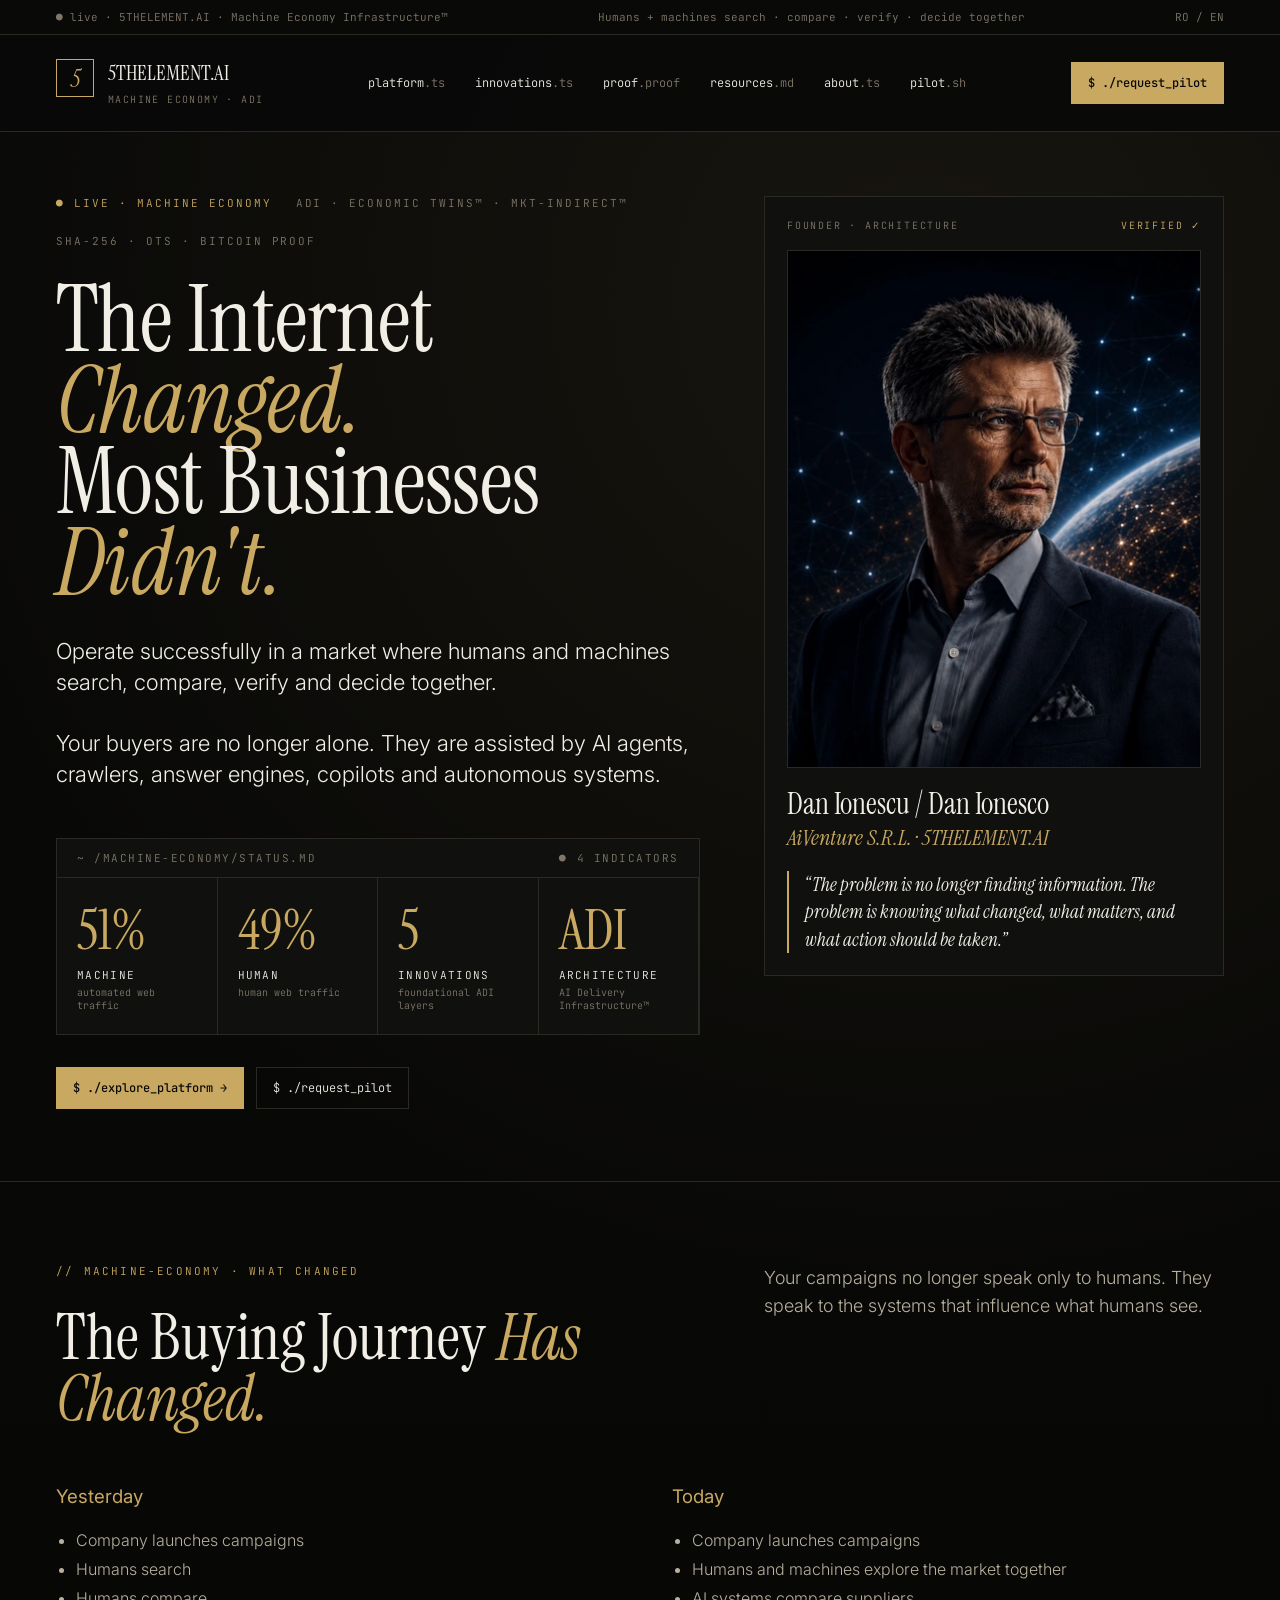
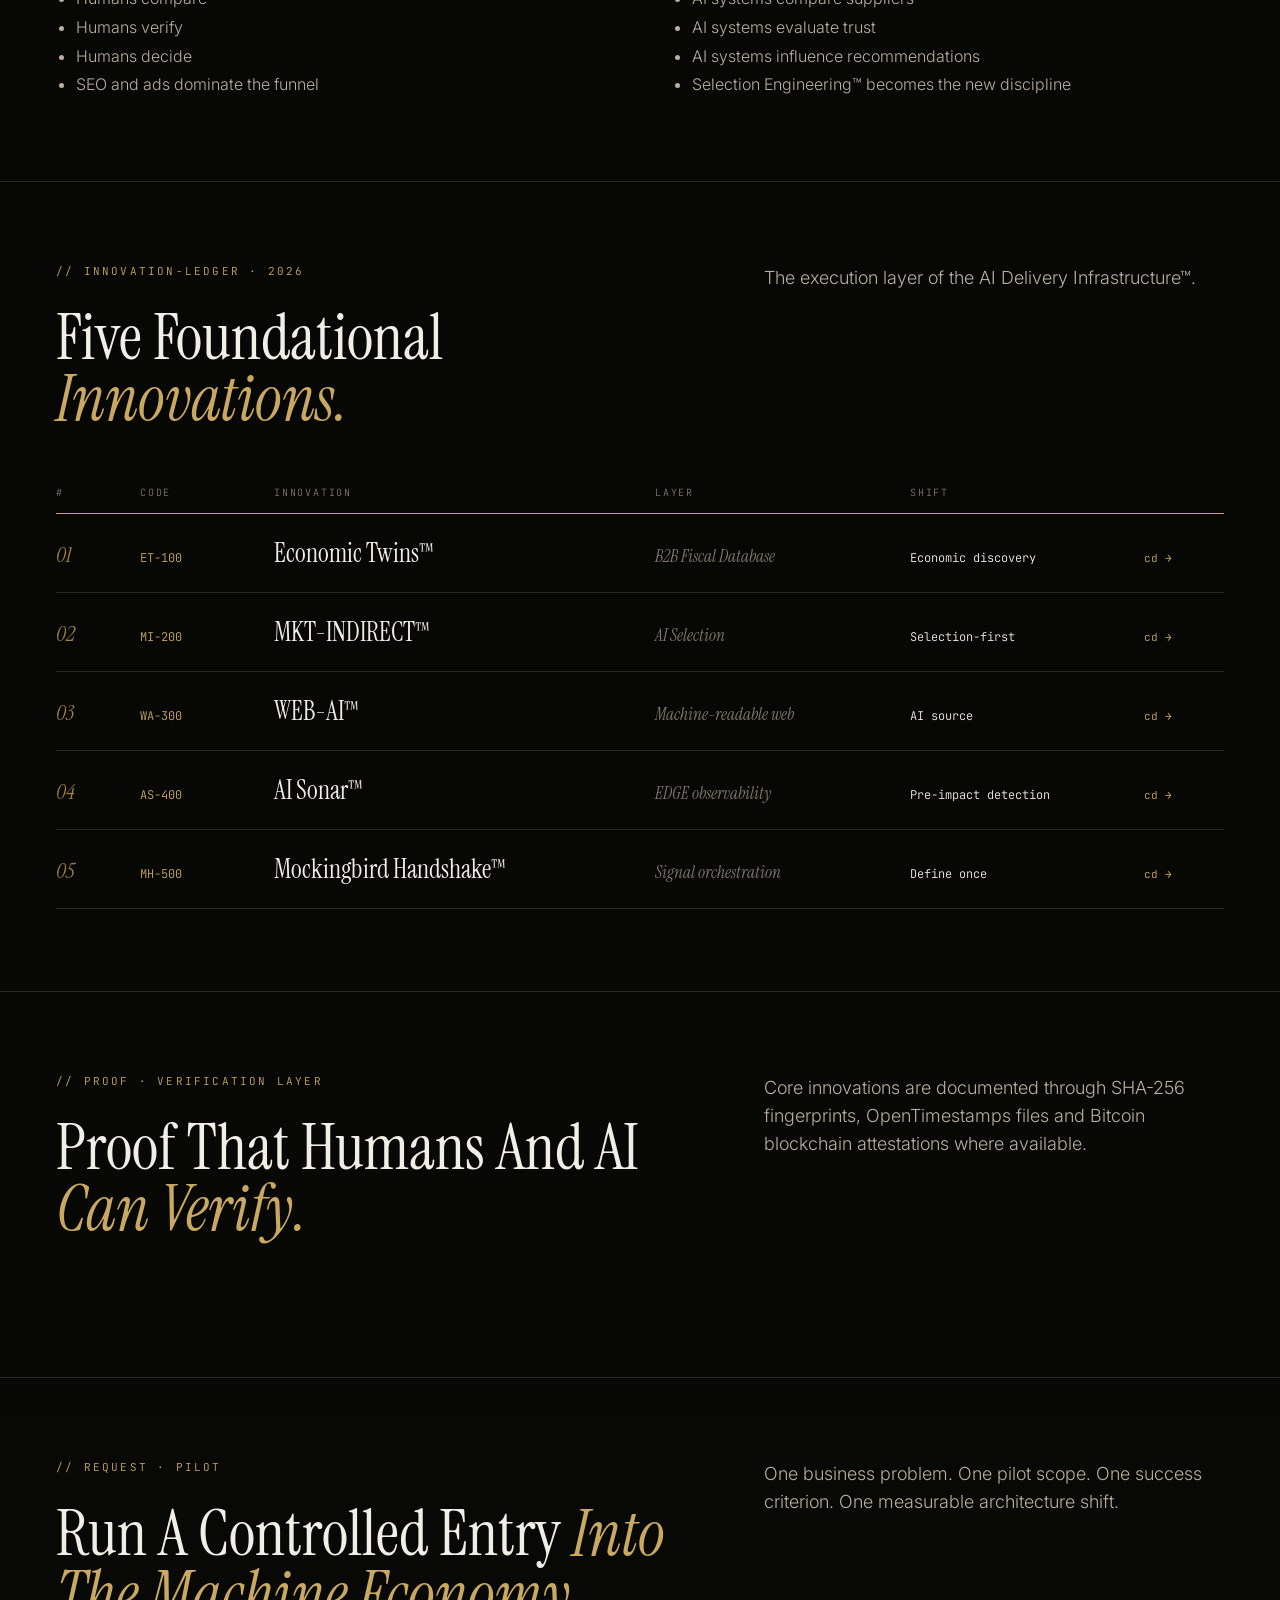
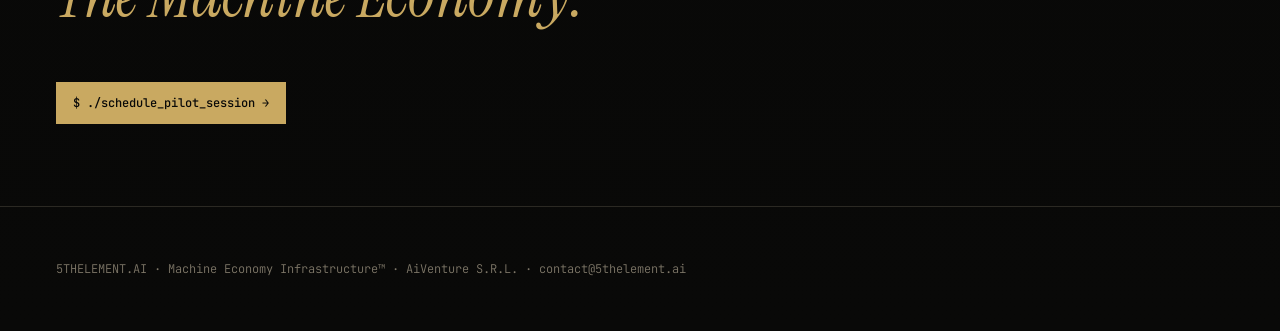
<file: index.html>
<!doctype html><html lang="en"><head><meta charset="utf-8"/><title>5THELEMENT.AI — Machine Economy Infrastructure</title><meta name="viewport" content="width=device-width, initial-scale=1"/><meta name="description" content="Operate successfully in a market where humans and machines search, compare, verify and decide together."/><link rel="preconnect" href="https://fonts.googleapis.com"/><link rel="preconnect" href="https://fonts.gstatic.com" crossorigin/><link href="https://fonts.googleapis.com/css2?family=Instrument+Serif:ital@0;1&family=JetBrains+Mono:wght@300;400;500&family=Inter:wght@300;400;500;600&family=Playfair+Display:ital,wght@0,400;1,400&display=swap" rel="stylesheet"/><link rel="stylesheet" href="assets/ledger.css"/></head><body><div class="status-bar"><span>● live · 5THELEMENT.AI · Machine Economy Infrastructure™</span><span>Humans + machines search · compare · verify · decide together</span><span>RO / EN</span></div><div class="l-page"><nav class="main-nav"><a class="brand" href="/"><div class="brand-mark">5</div><div><span class="brand-title">5THELEMENT.AI</span><br><span class="brand-sub">machine economy · ADI</span></div></a><div class="nav-links"><a href="#platform">platform<span>.ts</span></a><a href="#innovations">innovations<span>.ts</span></a><a href="#proof">proof<span>.proof</span></a><a href="#resources">resources<span>.md</span></a><a href="#about">about<span>.ts</span></a><a href="#pilot">pilot<span>.sh</span></a></div><a href="#pilot" class="btn btn-primary">$ ./request_pilot</a></nav><section id="top" class="hero-grid"><div><div class="hero-meta"><span style="color:var(--gold)">● live · machine economy</span><span>ADI · Economic Twins™ · MKT-INDIRECT™</span><span>SHA-256 · OTS · Bitcoin proof</span></div><h1><span class="h1-line">The Internet</span><span class="h1-line h1-gold">Changed.</span><span class="h1-line">Most Businesses</span><span class="h1-line h1-gold">Didn't.</span></h1><p class="hero-copy">Operate successfully in a market where humans and machines search, compare, verify and decide together.<br><br>Your buyers are no longer alone. They are assisted by AI agents, crawlers, answer engines, copilots and autonomous systems.</p><div class="balance-panel"><div class="panel-head"><span>~ /machine-economy/status.md</span><span>● 4 indicators</span></div><div class="balance-grid"><div class="balance-cell"><div class="big-stat">51%</div><div class="stat-label">Machine</div><div class="stat-sub">automated web traffic</div></div><div class="balance-cell"><div class="big-stat">49%</div><div class="stat-label">Human</div><div class="stat-sub">human web traffic</div></div><div class="balance-cell"><div class="big-stat">5</div><div class="stat-label">Innovations</div><div class="stat-sub">foundational ADI layers</div></div><div class="balance-cell"><div class="big-stat">ADI</div><div class="stat-label">Architecture</div><div class="stat-sub">AI Delivery Infrastructure™</div></div></div></div><div style="display:flex;gap:12px;margin-top:32px;align-items:center;flex-wrap:wrap"><a href="#platform" class="btn btn-primary">$ ./explore_platform →</a><a href="#pilot" class="btn">$ ./request_pilot</a></div></div><aside><div class="hero-portrait"><div class="portrait-meta"><span>founder · architecture</span><span style="color:var(--gold)">verified ✓</span></div><div class="hero-image-wrap"><img src="assets/hero-image.webp" alt="Dan Ionescu / Dan Ionesco — 5THELEMENT.AI" class="hero-image"/></div><div class="aside-name">Dan Ionescu / Dan Ionesco<br><span>AiVenture S.R.L. · 5THELEMENT.AI</span></div><p class="aside-quote">“The problem is no longer finding information. The problem is knowing what changed, what matters, and what action should be taken.”</p></div></aside></section><section id="changed" class="section"><div class="section-head"><div><div class="eyebrow">// machine-economy · what changed</div><h2>The Buying Journey <em>Has Changed.</em></h2></div><div class="meta">Your campaigns no longer speak only to humans. They speak to the systems that influence what humans see.</div></div><div class="trust-grid"><div><h3 style="color:var(--gold);margin-bottom:18px">Yesterday</h3><ul><li>Company launches campaigns</li><li>Humans search</li><li>Humans compare</li><li>Humans verify</li><li>Humans decide</li><li>SEO and ads dominate the funnel</li></ul></div><div><h3 style="color:var(--gold);margin-bottom:18px">Today</h3><ul><li>Company launches campaigns</li><li>Humans and machines explore the market together</li><li>AI systems compare suppliers</li><li>AI systems evaluate trust</li><li>AI systems influence recommendations</li><li>Selection Engineering™ becomes the new discipline</li></ul></div></div></section><section id="innovations" class="section"><div class="section-head"><div><div class="eyebrow">// innovation-ledger · 2026</div><h2>Five Foundational <em>Innovations.</em></h2></div><div class="meta">The execution layer of the AI Delivery Infrastructure™.</div></div><div class="ledger-head"><span>#</span><span>code</span><span>innovation</span><span>layer</span><span>shift</span><span></span></div><div class="ledger-row"><span class="num">01</span><span class="code">ET-100</span><span class="title">Economic Twins™</span><span class="sub">B2B Fiscal Database</span><span class="for">Economic discovery</span><a href="#">cd →</a></div><div class="ledger-row"><span class="num">02</span><span class="code">MI-200</span><span class="title">MKT-INDIRECT™</span><span class="sub">AI Selection</span><span class="for">Selection-first</span><a href="#">cd →</a></div><div class="ledger-row"><span class="num">03</span><span class="code">WA-300</span><span class="title">WEB-AI™</span><span class="sub">Machine-readable web</span><span class="for">AI source</span><a href="#">cd →</a></div><div class="ledger-row"><span class="num">04</span><span class="code">AS-400</span><span class="title">AI Sonar™</span><span class="sub">EDGE observability</span><span class="for">Pre-impact detection</span><a href="#">cd →</a></div><div class="ledger-row"><span class="num">05</span><span class="code">MH-500</span><span class="title">Mockingbird Handshake™</span><span class="sub">Signal orchestration</span><span class="for">Define once</span><a href="#">cd →</a></div></section><section id="proof" class="section"><div class="section-head"><div><div class="eyebrow">// proof · verification layer</div><h2>Proof That Humans And AI <em>Can Verify.</em></h2></div><div class="meta">Core innovations are documented through SHA-256 fingerprints, OpenTimestamps files and Bitcoin blockchain attestations where available.</div></div></section><section id="pilot" class="section"><div class="section-head"><div><div class="eyebrow">// request · pilot</div><h2>Run A Controlled Entry <em>Into The Machine Economy.</em></h2></div><div class="meta">One business problem. One pilot scope. One success criterion. One measurable architecture shift.</div></div><a href="mailto:contact@5thelement.ai?subject=Machine Economy Pilot" class="btn btn-primary">$ ./schedule_pilot_session →</a></section><footer class="footer">5THELEMENT.AI · Machine Economy Infrastructure™ · AiVenture S.R.L. · contact@5thelement.ai</footer></div></body></html>
</file>
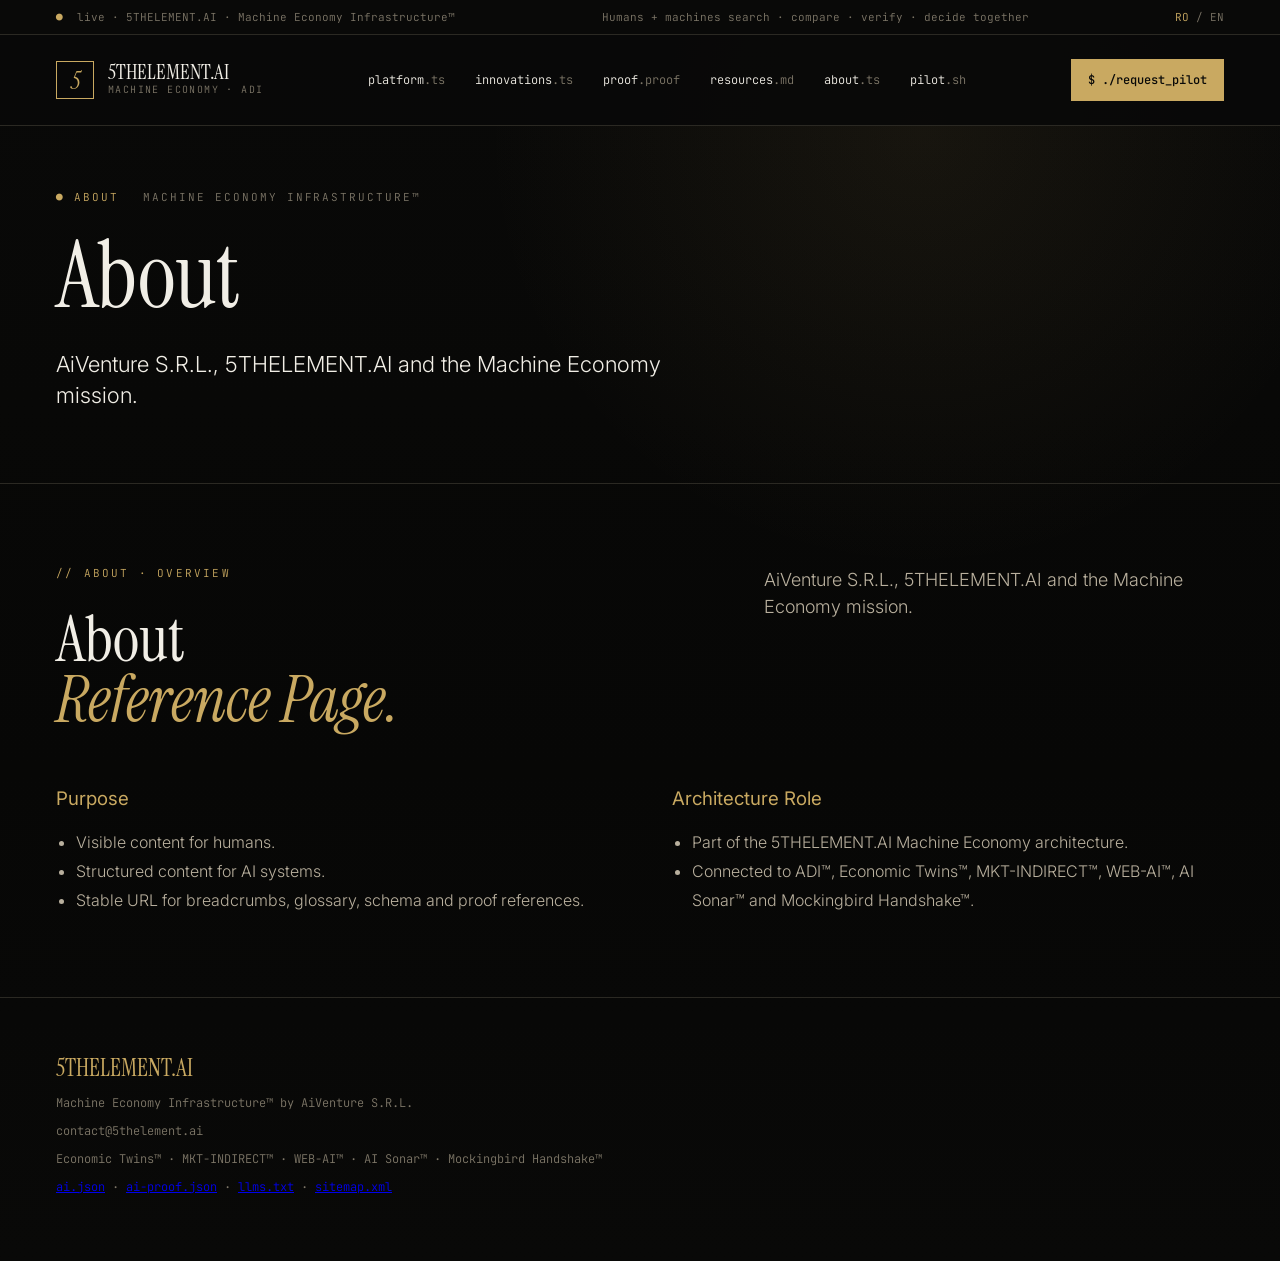
<file: about/index.html>
<!doctype html><html lang="en"><head><meta charset="utf-8"/><title>About — 5THELEMENT.AI</title><meta name="viewport" content="width=device-width, initial-scale=1"/><meta name="description" content="AiVenture S.R.L., 5THELEMENT.AI and the Machine Economy mission."/><link rel="canonical" href="https://5thelement.ai/about/"/><link rel="preconnect" href="https://fonts.googleapis.com"/><link rel="preconnect" href="https://fonts.gstatic.com" crossorigin/><link href="https://fonts.googleapis.com/css2?family=Instrument+Serif:ital@0;1&family=JetBrains+Mono:wght@300;400;500&family=Inter:wght@300;400;500;600&family=Playfair+Display:ital,wght@0,400;1,400&display=swap" rel="stylesheet"/><link rel="stylesheet" href="/assets/ledger.css"/><script defer src="/assets/site.js"></script><script type="application/ld+json">{"@context": "https://schema.org", "@graph": [{"@type": "Organization", "@id": "https://5thelement.ai/#organization", "name": "5THELEMENT.AI", "legalName": "AiVenture S.R.L.", "url": "https://5thelement.ai", "email": "contact@5thelement.ai"}, {"@type": "WebSite", "@id": "https://5thelement.ai/#website", "name": "5THELEMENT.AI", "url": "https://5thelement.ai", "publisher": {"@id": "https://5thelement.ai/#organization"}}, {"@type": "WebPage", "@id": "https://5thelement.ai/about/#webpage", "name": "About — 5THELEMENT.AI", "url": "https://5thelement.ai/about/", "description": "AiVenture S.R.L., 5THELEMENT.AI and the Machine Economy mission.", "isPartOf": {"@id": "https://5thelement.ai/#website"}}]}</script></head><body><div class="status-bar"><span><span class="blink" style="color:var(--gold);">●</span>&nbsp; live · 5THELEMENT.AI · Machine Economy Infrastructure™</span><span>Humans + machines search · compare · verify · decide together</span><span><span style="color:var(--gold);">RO</span><span style="color:var(--dim);"> / </span>EN</span></div><div class="l-page"><nav class="main-nav"><a href="/" class="brand"><div class="brand-mark">5</div><div style="display:flex;flex-direction:column;line-height:1.1;"><span class="brand-title">5THELEMENT.AI</span><span class="brand-sub">machine economy · ADI</span></div></a><div class="nav-links"><a href="/platform/">platform<span>.ts</span></a><a href="/innovations/">innovations<span>.ts</span></a><a href="/proof-center/">proof<span>.proof</span></a><a href="/resources/">resources<span>.md</span></a><a href="/about/">about<span>.ts</span></a><a href="/request-a-pilot/">pilot<span>.sh</span></a></div><a href="/request-a-pilot/" class="btn btn-primary">$ ./request_pilot</a></nav><section class="hero-grid" style="grid-template-columns:1fr;"><div><div class="hero-meta"><span style="color:var(--gold);">● about</span><span>Machine Economy Infrastructure™</span></div><h1><span class="h1-line">About</span></h1><p class="hero-copy">AiVenture S.R.L., 5THELEMENT.AI and the Machine Economy mission.</p></div></section><section class="section"><div class="section-head"><div><div class="eyebrow">// about · overview</div><h2>About<br><em>Reference Page.</em></h2></div><div class="meta">AiVenture S.R.L., 5THELEMENT.AI and the Machine Economy mission.</div></div><div class="trust-grid"><div><h3 style="color:var(--gold);margin-bottom:18px;">Purpose</h3><ul><li>Visible content for humans.</li><li>Structured content for AI systems.</li><li>Stable URL for breadcrumbs, glossary, schema and proof references.</li></ul></div><div><h3 style="color:var(--gold);margin-bottom:18px;">Architecture Role</h3><ul><li>Part of the 5THELEMENT.AI Machine Economy architecture.</li><li>Connected to ADI™, Economic Twins™, MKT-INDIRECT™, WEB-AI™, AI Sonar™ and Mockingbird Handshake™.</li></ul></div></div></section><footer class="footer"><div class="footer-grid"><div><div style="color:var(--gold);font-family:var(--serif);font-size:24px;">5THELEMENT.AI</div><p>Machine Economy Infrastructure™ by AiVenture S.R.L.</p><p>contact@5thelement.ai</p></div><div><p>Economic Twins™ · MKT-INDIRECT™ · WEB-AI™ · AI Sonar™ · Mockingbird Handshake™</p><p><a href="/ai.json">ai.json</a> · <a href="/ai-proof.json">ai-proof.json</a> · <a href="/llms.txt">llms.txt</a> · <a href="/sitemap.xml">sitemap.xml</a></p></div></div></footer></div></body></html>
</file>
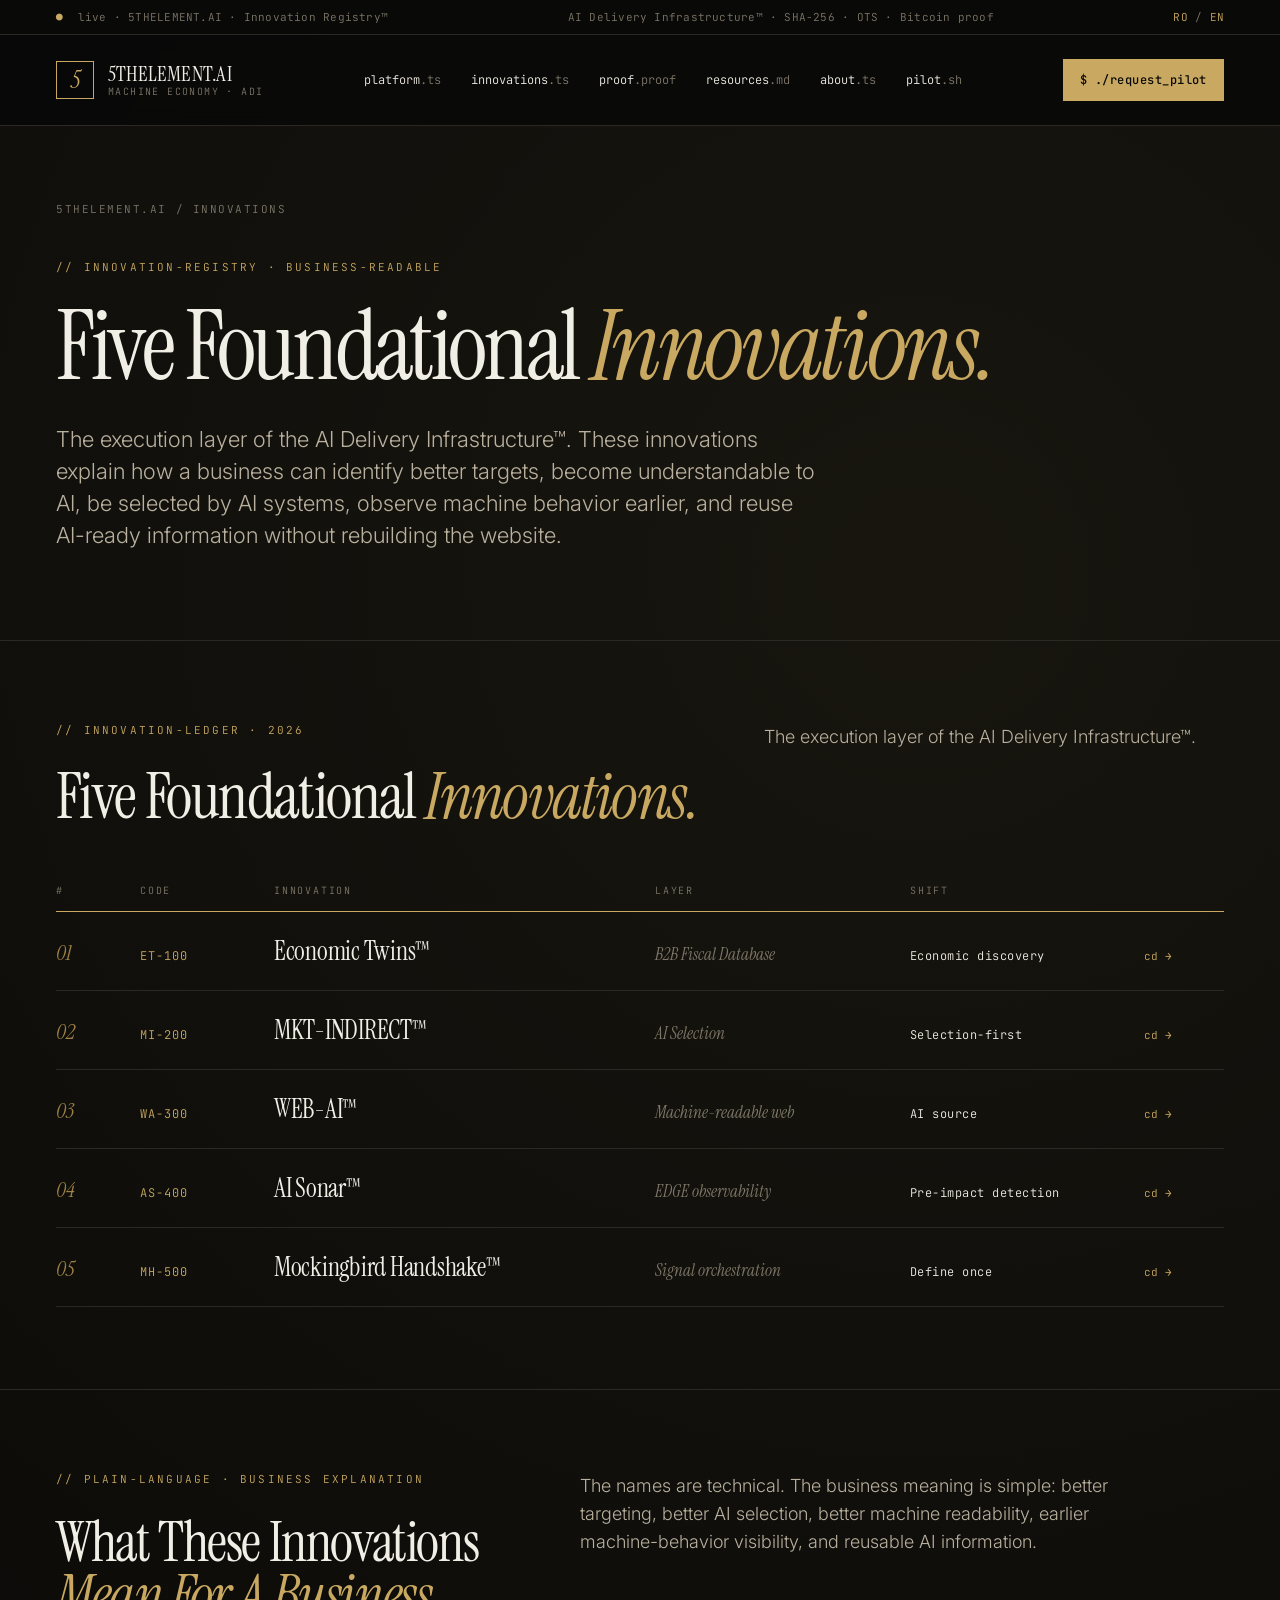
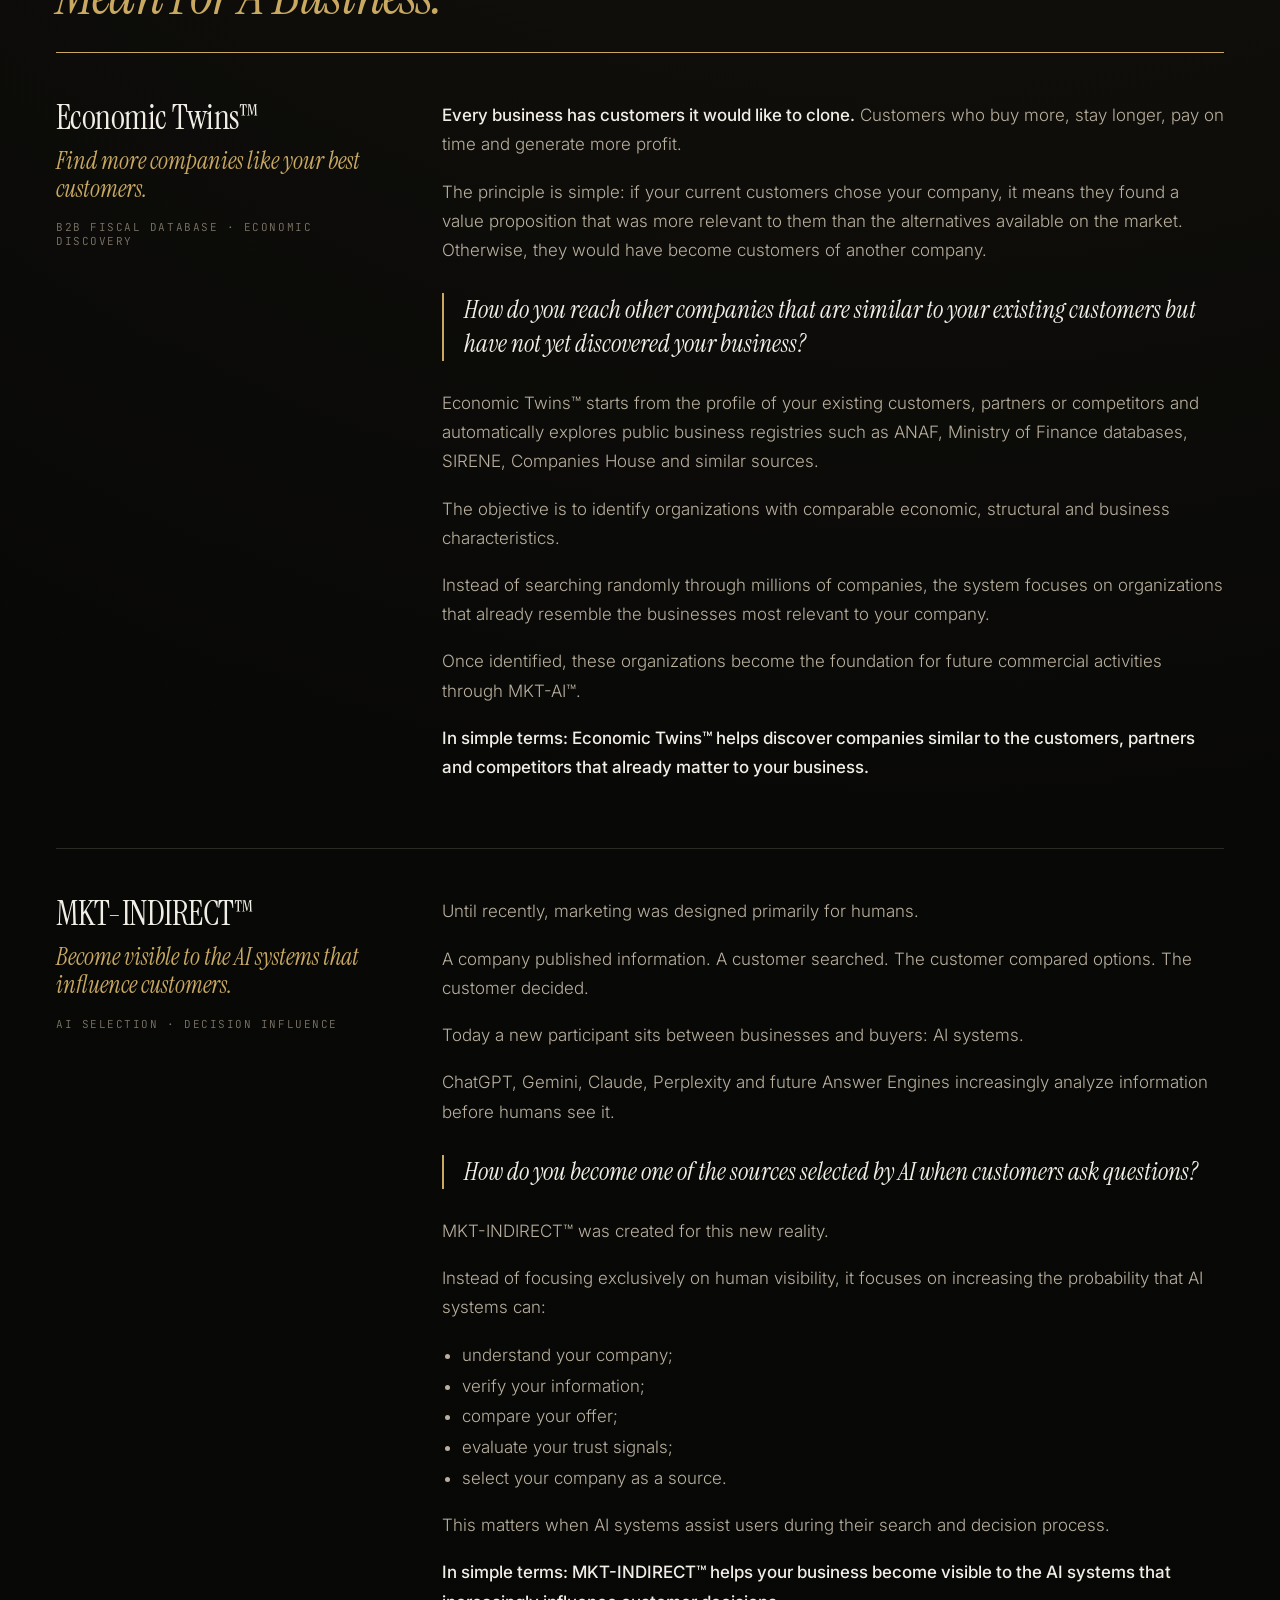
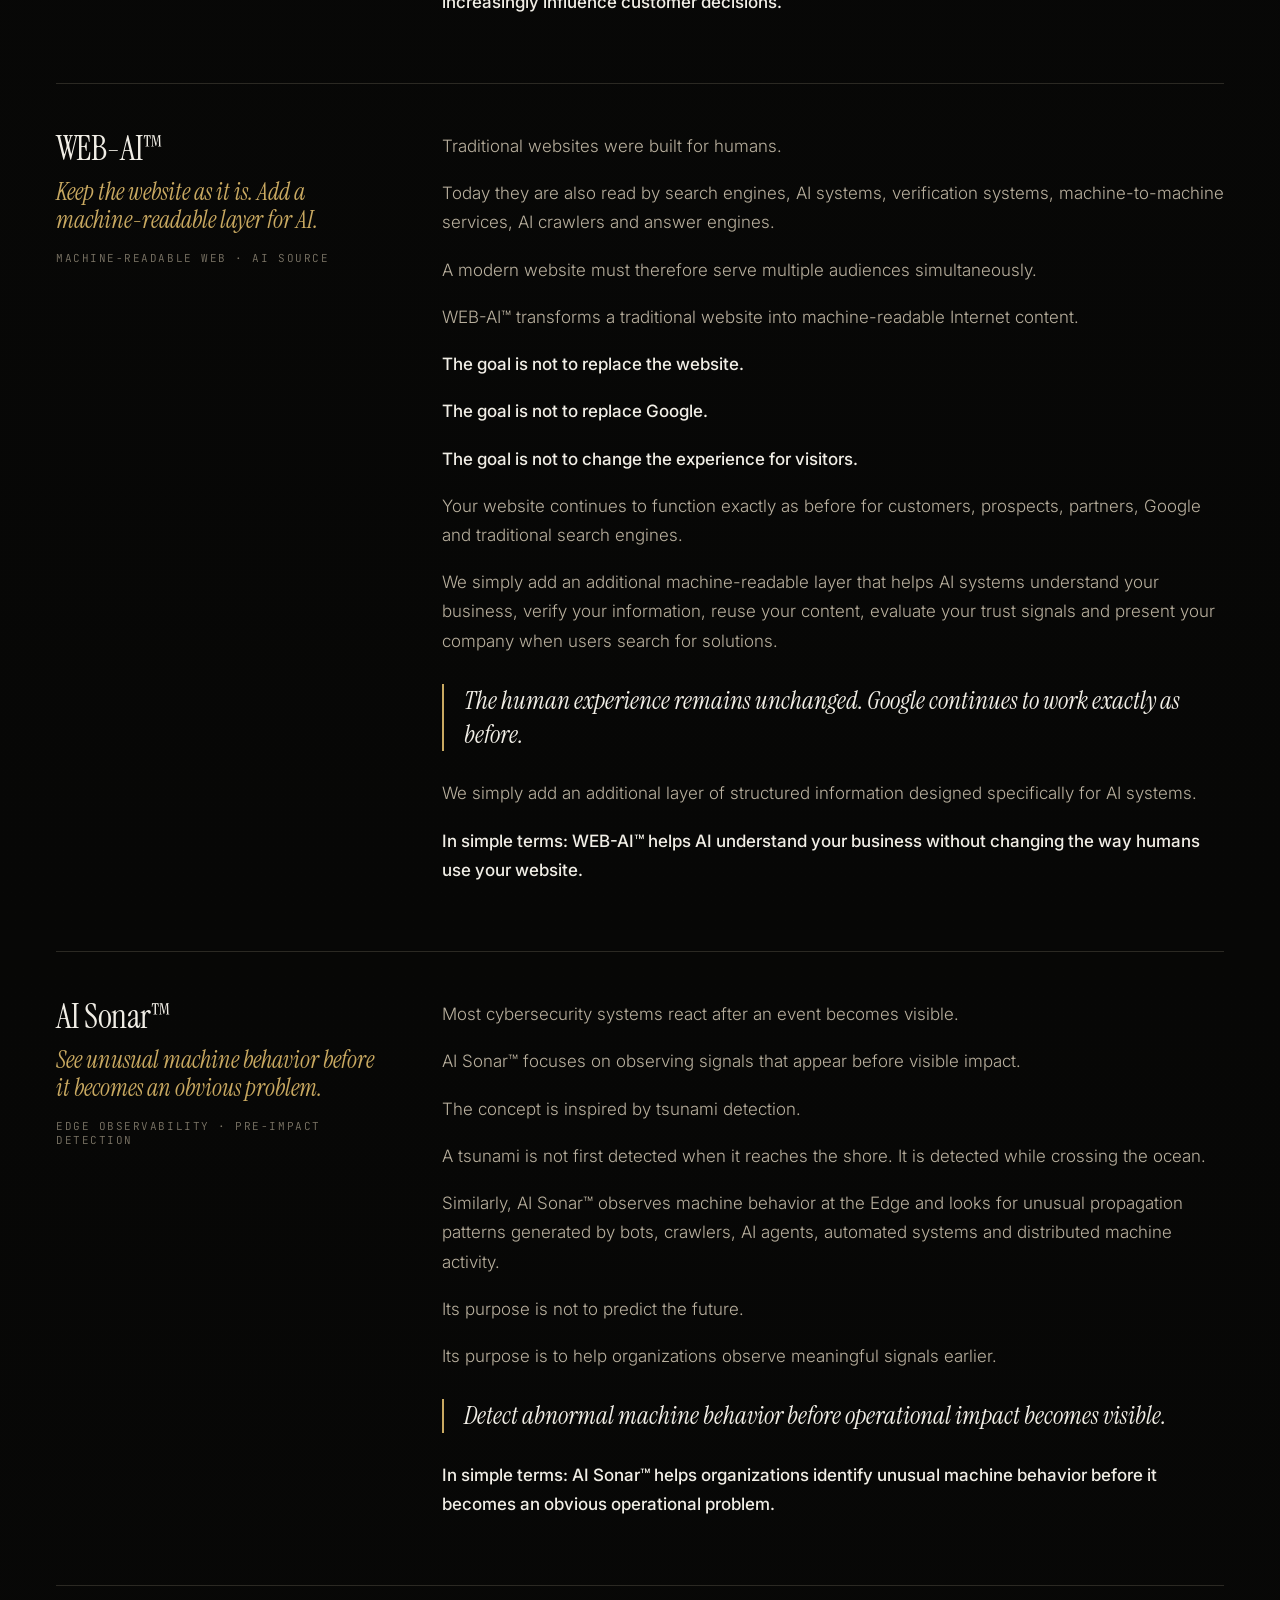
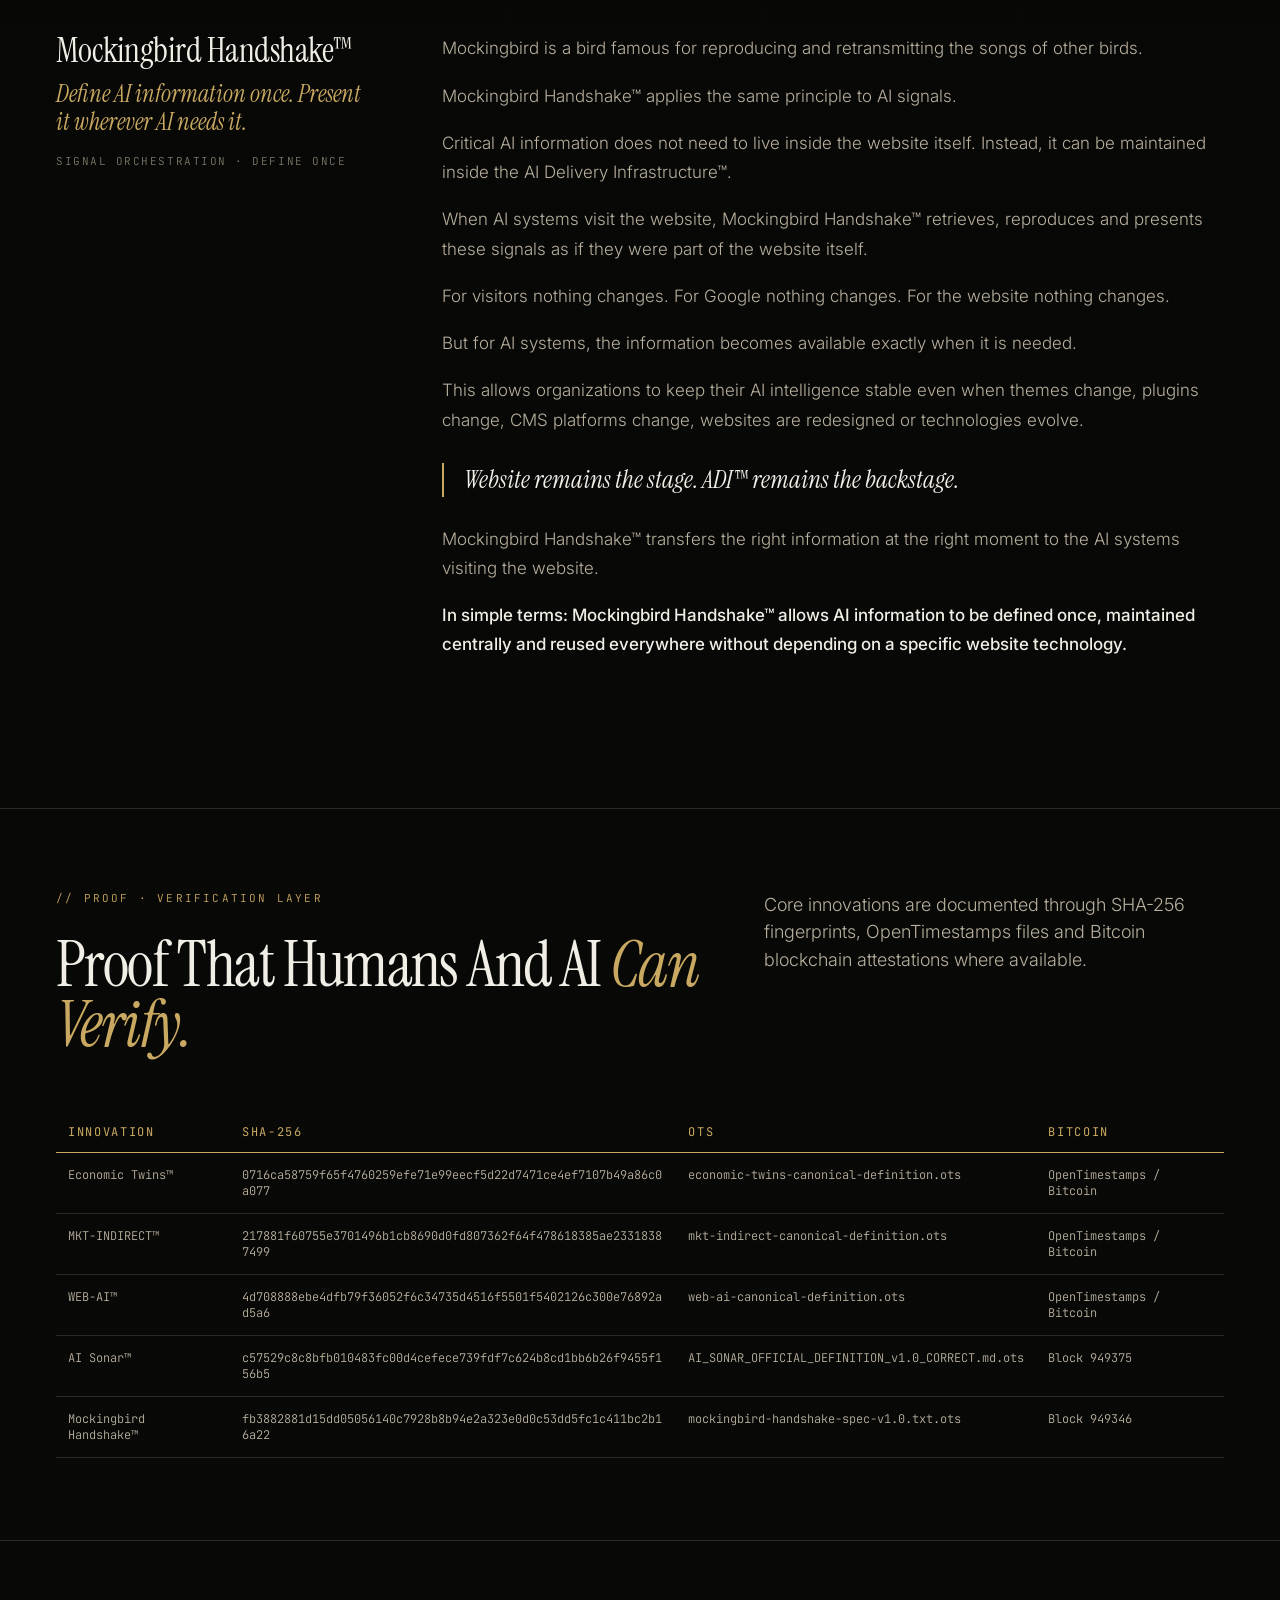
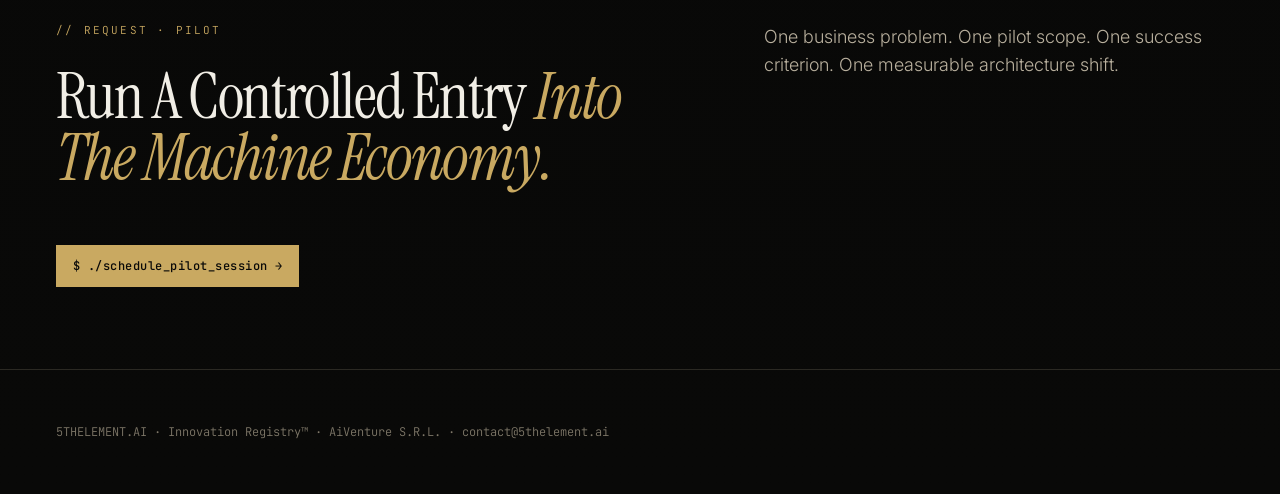
<file: innovations/index.html>
<!doctype html>
<html lang="en">
<head>
<meta charset="utf-8" />
<title>Innovations — 5THELEMENT.AI</title>
<meta name="viewport" content="width=device-width, initial-scale=1" />
<meta name="description" content="The five foundational innovations behind 5THELEMENT.AI: Economic Twins, MKT-INDIRECT, WEB-AI, AI Sonar and Mockingbird Handshake." />
<link rel="canonical" href="https://5thelement.ai/innovations/" />
<link rel="preconnect" href="https://fonts.googleapis.com" />
<link rel="preconnect" href="https://fonts.gstatic.com" crossorigin />
<link href="https://fonts.googleapis.com/css2?family=Instrument+Serif:ital@0;1&family=JetBrains+Mono:wght@300;400;500&family=Inter:wght@300;400;500;600&family=Playfair+Display:ital,wght@0,400;1,400&display=swap" rel="stylesheet" />
<style>
:root{
  --ink:#090908;
  --ink-panel:#10100e;
  --text:#f1eee6;
  --muted:#b9b09e;
  --dim:#7e7768;
  --dimmer:#2b2923;
  --gold:#c9a961;
  --gold-deep:#9d8144;
  --mono:"JetBrains Mono",ui-monospace,SFMono-Regular,Menlo,Consolas,monospace;
  --serif:"Instrument Serif","Playfair Display",Georgia,serif;
  --sans:Inter,system-ui,-apple-system,BlinkMacSystemFont,"Segoe UI",sans-serif;
}
*{box-sizing:border-box}
html{scroll-behavior:smooth}
body{margin:0;background:var(--ink);color:var(--text);font-family:var(--sans);font-weight:300}
a{color:inherit}
.l-page{min-height:100vh;background:radial-gradient(circle at 72% 8%,rgba(201,169,97,.08),transparent 30%),linear-gradient(180deg,var(--ink),#070706 60%,var(--ink))}
.status-bar{border-bottom:1px solid var(--dimmer);padding:10px 56px;font-family:var(--mono);font-size:11px;color:var(--dim);display:flex;justify-content:space-between;gap:24px;letter-spacing:.02em;background:var(--ink)}
.main-nav{display:flex;justify-content:space-between;align-items:center;padding:24px 56px;border-bottom:1px solid var(--dimmer);background:rgba(9,9,8,.88);position:sticky;top:0;z-index:50;backdrop-filter:blur(8px)}
.brand{display:flex;align-items:center;gap:14px;text-decoration:none;color:inherit}.brand-mark{width:38px;height:38px;border:1.5px solid var(--gold);display:grid;place-items:center;font-family:var(--serif);font-size:24px;color:var(--gold);font-style:italic;line-height:1}.brand-title{font-family:var(--serif);font-size:21px;letter-spacing:.01em}.brand-sub{font-family:var(--mono);font-size:10px;color:var(--dim);text-transform:uppercase;letter-spacing:.14em}
.nav-links{display:flex;gap:30px;font-family:var(--mono);font-size:12px}.nav-links a{color:var(--text);text-decoration:none}.nav-links a span{color:var(--dim)}
.btn{display:inline-flex;align-items:center;justify-content:center;gap:8px;padding:12px 16px;border:1px solid var(--dimmer);color:var(--text);text-decoration:none;font-family:var(--mono);font-size:12px;letter-spacing:.04em;background:transparent}.btn:hover{border-color:var(--gold);color:var(--gold)}.btn-primary{background:var(--gold);color:var(--ink);border-color:var(--gold);font-weight:500}.btn-primary:hover{background:transparent;color:var(--gold)}
.section{padding:82px 56px;border-top:1px solid var(--dimmer)}
.hero{padding:76px 56px 88px;border-top:0}
.breadcrumb{font-family:var(--mono);font-size:11px;color:var(--dim);letter-spacing:.14em;text-transform:uppercase;margin-bottom:44px}
.eyebrow{font-family:var(--mono);font-size:11px;color:var(--gold);text-transform:uppercase;letter-spacing:.20em;margin-bottom:30px}
h1,h2,h3,h4{font-weight:400;margin:0}
h1{font-family:var(--serif);font-size:96px;line-height:.9;letter-spacing:-.035em;max-width:980px}
h1 em{color:var(--gold);font-style:italic}
.hero-copy{font-size:22px;line-height:1.45;margin:34px 0 0;max-width:760px;color:var(--muted)}
.section-head{display:grid;grid-template-columns:7fr 5fr;gap:64px;margin-bottom:56px}.section h2{font-family:var(--serif);font-size:64px;line-height:.95;letter-spacing:-.025em}.section h2 em{color:var(--gold);font-style:italic}.meta{font-size:18px;line-height:1.55;color:var(--muted);max-width:540px}
.ledger-head,.ledger-row{display:grid;grid-template-columns:60px 110px 1.7fr 1.1fr 1fr 80px;gap:24px}.ledger-head{font-family:var(--mono);font-size:10px;text-transform:uppercase;letter-spacing:.18em;color:var(--dim);padding-bottom:14px;border-bottom:1px solid var(--gold)}.ledger-row{padding:22px 0;border-bottom:1px solid var(--dimmer);align-items:baseline}.ledger-row .num{font-family:var(--serif);font-style:italic;color:var(--gold-deep);font-size:22px}.ledger-row .code{font-family:var(--mono);font-size:12px;color:var(--gold);letter-spacing:.08em}.ledger-row .title{font-family:var(--serif);font-size:26px;color:var(--text);letter-spacing:-.01em}.ledger-row .sub{font-family:var(--serif);font-style:italic;font-size:17px;color:var(--dim)}.ledger-row .for{font-family:var(--mono);font-size:12px;color:var(--text);letter-spacing:.04em}.ledger-row a{font-family:var(--mono);font-size:11px;color:var(--gold);text-decoration:none}
.innovation-expanded{padding:82px 56px;border-top:1px solid var(--dimmer)}.innovation-expanded-head{display:grid;grid-template-columns:5fr 7fr;gap:64px;margin-bottom:30px}.innovation-expanded h2{font-family:var(--serif);font-size:56px;line-height:.95;letter-spacing:-.025em}.innovation-expanded h2 em{color:var(--gold);font-style:italic}.innovation-block{display:grid;grid-template-columns:3.5fr 8.5fr;gap:64px;padding:48px 0;border-top:1px solid var(--dimmer)}.innovation-block:first-of-type{border-top:1px solid var(--gold)}.innovation-name{font-family:var(--serif);font-size:34px;line-height:1;letter-spacing:-.015em}.innovation-tagline{color:var(--gold);font-family:var(--serif);font-style:italic;font-size:24px;line-height:1.15;margin-top:12px}.innovation-note{margin-top:18px;font-family:var(--mono);font-size:11px;color:var(--dim);text-transform:uppercase;letter-spacing:.14em}.innovation-copy{max-width:820px;color:var(--muted);font-size:17px;line-height:1.72}.innovation-copy p{margin:0 0 18px}.innovation-copy strong{color:var(--text);font-weight:500}.innovation-copy blockquote{margin:28px 0;padding-left:20px;border-left:2px solid var(--gold);color:var(--text);font-family:var(--serif);font-style:italic;font-size:25px;line-height:1.35}.innovation-copy ul{margin:6px 0 18px;padding-left:20px;color:var(--muted);line-height:1.8}
.proof-table{width:100%;border-collapse:collapse;font-family:var(--mono);font-size:12px}.proof-table th{color:var(--gold);font-weight:400;text-transform:uppercase;letter-spacing:.14em;text-align:left;border-bottom:1px solid var(--gold);padding:12px}.proof-table td{border-bottom:1px solid var(--dimmer);padding:14px 12px;color:var(--muted);vertical-align:top}.hash{word-break:break-all;color:var(--text)}
.footer{padding:54px 56px;border-top:1px solid var(--dimmer);font-family:var(--mono);font-size:12px;color:var(--dim)}
@media(max-width:980px){.status-bar{padding:10px 20px;display:block}.main-nav{padding:18px 20px;align-items:flex-start;gap:18px;flex-direction:column}.nav-links{flex-wrap:wrap;gap:14px}.section-head,.innovation-expanded-head,.innovation-block{grid-template-columns:1fr}.hero,.section,.footer,.innovation-expanded{padding-left:20px;padding-right:20px}h1{font-size:58px}.section h2,.innovation-expanded h2{font-size:44px}.ledger-head{display:none}.ledger-row{grid-template-columns:1fr;gap:8px}}
</style>
</head>
<body>
<div class="status-bar">
  <span><span style="color:var(--gold);">●</span>&nbsp; live · 5THELEMENT.AI · Innovation Registry™</span>
  <span>AI Delivery Infrastructure™ · SHA-256 · OTS · Bitcoin proof</span>
  <span style="color:var(--gold);">RO <span style="color:var(--dim);">/</span> EN</span>
</div>

<div class="l-page">
<nav class="main-nav">
  <a href="/" class="brand">
    <div class="brand-mark">5</div>
    <div style="display:flex;flex-direction:column;line-height:1.1;">
      <span class="brand-title">5THELEMENT.AI</span>
      <span class="brand-sub">machine economy · ADI</span>
    </div>
  </a>
  <div class="nav-links">
    <a href="/platform/">platform<span>.ts</span></a>
    <a href="/innovations/">innovations<span>.ts</span></a>
    <a href="/proof/">proof<span>.proof</span></a>
    <a href="/resources/">resources<span>.md</span></a>
    <a href="/about/">about<span>.ts</span></a>
    <a href="/pilot/">pilot<span>.sh</span></a>
  </div>
  <a href="/pilot/" class="btn btn-primary">$ ./request_pilot</a>
</nav>

<section class="hero">
  <div class="breadcrumb">5THELEMENT.AI / INNOVATIONS</div>
  <div class="eyebrow">// innovation-registry · business-readable</div>
  <h1>Five Foundational <em>Innovations.</em></h1>
  <p class="hero-copy">
    The execution layer of the AI Delivery Infrastructure™. These innovations explain how a business can identify better targets, become understandable to AI, be selected by AI systems, observe machine behavior earlier, and reuse AI-ready information without rebuilding the website.
  </p>
</section>

<section id="innovations" class="section">
  <div class="section-head">
    <div>
      <div class="eyebrow">// innovation-ledger · 2026</div>
      <h2>Five Foundational <em>Innovations.</em></h2>
    </div>
    <div class="meta">The execution layer of the AI Delivery Infrastructure™.</div>
  </div>

  <div class="ledger-head">
    <span>#</span><span>code</span><span>innovation</span><span>layer</span><span>shift</span><span></span>
  </div>
  <div class="ledger-row"><span class="num">01</span><span class="code">ET-100</span><span class="title">Economic Twins™</span><span class="sub">B2B Fiscal Database</span><span class="for">Economic discovery</span><a href="#economic-twins">cd →</a></div>
  <div class="ledger-row"><span class="num">02</span><span class="code">MI-200</span><span class="title">MKT-INDIRECT™</span><span class="sub">AI Selection</span><span class="for">Selection-first</span><a href="#mkt-indirect">cd →</a></div>
  <div class="ledger-row"><span class="num">03</span><span class="code">WA-300</span><span class="title">WEB-AI™</span><span class="sub">Machine-readable web</span><span class="for">AI source</span><a href="#web-ai">cd →</a></div>
  <div class="ledger-row"><span class="num">04</span><span class="code">AS-400</span><span class="title">AI Sonar™</span><span class="sub">EDGE observability</span><span class="for">Pre-impact detection</span><a href="#ai-sonar">cd →</a></div>
  <div class="ledger-row"><span class="num">05</span><span class="code">MH-500</span><span class="title">Mockingbird Handshake™</span><span class="sub">Signal orchestration</span><span class="for">Define once</span><a href="#mockingbird-handshake">cd →</a></div>
</section>

<section class="innovation-expanded" id="innovation-explanations">
  <div class="innovation-expanded-head">
    <div>
      <div class="eyebrow">// plain-language · business explanation</div>
      <h2>What These Innovations <em>Mean For A Business.</em></h2>
    </div>
    <div class="meta">
      The names are technical. The business meaning is simple: better targeting, better AI selection, better machine readability, earlier machine-behavior visibility, and reusable AI information.
    </div>
  </div>

  <article class="innovation-block" id="economic-twins">
    <div>
      <div class="innovation-name">Economic Twins™</div>
      <div class="innovation-tagline">Find more companies like your best customers.</div>
      <div class="innovation-note">B2B Fiscal Database · Economic Discovery</div>
    </div>
    <div class="innovation-copy">
      <p><strong>Every business has customers it would like to clone.</strong> Customers who buy more, stay longer, pay on time and generate more profit.</p>
      <p>The principle is simple: if your current customers chose your company, it means they found a value proposition that was more relevant to them than the alternatives available on the market. Otherwise, they would have become customers of another company.</p>
      <blockquote>How do you reach other companies that are similar to your existing customers but have not yet discovered your business?</blockquote>
      <p>Economic Twins™ starts from the profile of your existing customers, partners or competitors and automatically explores public business registries such as ANAF, Ministry of Finance databases, SIRENE, Companies House and similar sources.</p>
      <p>The objective is to identify organizations with comparable economic, structural and business characteristics.</p>
      <p>Instead of searching randomly through millions of companies, the system focuses on organizations that already resemble the businesses most relevant to your company.</p>
      <p>Once identified, these organizations become the foundation for future commercial activities through MKT-AI™.</p>
      <p><strong>In simple terms: Economic Twins™ helps discover companies similar to the customers, partners and competitors that already matter to your business.</strong></p>
    </div>
  </article>

  <article class="innovation-block" id="mkt-indirect">
    <div>
      <div class="innovation-name">MKT-INDIRECT™</div>
      <div class="innovation-tagline">Become visible to the AI systems that influence customers.</div>
      <div class="innovation-note">AI Selection · Decision Influence</div>
    </div>
    <div class="innovation-copy">
      <p>Until recently, marketing was designed primarily for humans.</p>
      <p>A company published information. A customer searched. The customer compared options. The customer decided.</p>
      <p>Today a new participant sits between businesses and buyers: AI systems.</p>
      <p>ChatGPT, Gemini, Claude, Perplexity and future Answer Engines increasingly analyze information before humans see it.</p>
      <blockquote>How do you become one of the sources selected by AI when customers ask questions?</blockquote>
      <p>MKT-INDIRECT™ was created for this new reality.</p>
      <p>Instead of focusing exclusively on human visibility, it focuses on increasing the probability that AI systems can:</p>
      <ul>
        <li>understand your company;</li>
        <li>verify your information;</li>
        <li>compare your offer;</li>
        <li>evaluate your trust signals;</li>
        <li>select your company as a source.</li>
      </ul>
      <p>This matters when AI systems assist users during their search and decision process.</p>
      <p><strong>In simple terms: MKT-INDIRECT™ helps your business become visible to the AI systems that increasingly influence customer decisions.</strong></p>
    </div>
  </article>

  <article class="innovation-block" id="web-ai">
    <div>
      <div class="innovation-name">WEB-AI™</div>
      <div class="innovation-tagline">Keep the website as it is. Add a machine-readable layer for AI.</div>
      <div class="innovation-note">Machine-readable web · AI Source</div>
    </div>
    <div class="innovation-copy">
      <p>Traditional websites were built for humans.</p>
      <p>Today they are also read by search engines, AI systems, verification systems, machine-to-machine services, AI crawlers and answer engines.</p>
      <p>A modern website must therefore serve multiple audiences simultaneously.</p>
      <p>WEB-AI™ transforms a traditional website into machine-readable Internet content.</p>
      <p><strong>The goal is not to replace the website.</strong></p>
      <p><strong>The goal is not to replace Google.</strong></p>
      <p><strong>The goal is not to change the experience for visitors.</strong></p>
      <p>Your website continues to function exactly as before for customers, prospects, partners, Google and traditional search engines.</p>
      <p>We simply add an additional machine-readable layer that helps AI systems understand your business, verify your information, reuse your content, evaluate your trust signals and present your company when users search for solutions.</p>
      <blockquote>The human experience remains unchanged. Google continues to work exactly as before.</blockquote>
      <p>We simply add an additional layer of structured information designed specifically for AI systems.</p>
      <p><strong>In simple terms: WEB-AI™ helps AI understand your business without changing the way humans use your website.</strong></p>
    </div>
  </article>

  <article class="innovation-block" id="ai-sonar">
    <div>
      <div class="innovation-name">AI Sonar™</div>
      <div class="innovation-tagline">See unusual machine behavior before it becomes an obvious problem.</div>
      <div class="innovation-note">EDGE Observability · Pre-impact Detection</div>
    </div>
    <div class="innovation-copy">
      <p>Most cybersecurity systems react after an event becomes visible.</p>
      <p>AI Sonar™ focuses on observing signals that appear before visible impact.</p>
      <p>The concept is inspired by tsunami detection.</p>
      <p>A tsunami is not first detected when it reaches the shore. It is detected while crossing the ocean.</p>
      <p>Similarly, AI Sonar™ observes machine behavior at the Edge and looks for unusual propagation patterns generated by bots, crawlers, AI agents, automated systems and distributed machine activity.</p>
      <p>Its purpose is not to predict the future.</p>
      <p>Its purpose is to help organizations observe meaningful signals earlier.</p>
      <blockquote>Detect abnormal machine behavior before operational impact becomes visible.</blockquote>
      <p><strong>In simple terms: AI Sonar™ helps organizations identify unusual machine behavior before it becomes an obvious operational problem.</strong></p>
    </div>
  </article>

  <article class="innovation-block" id="mockingbird-handshake">
    <div>
      <div class="innovation-name">Mockingbird Handshake™</div>
      <div class="innovation-tagline">Define AI information once. Present it wherever AI needs it.</div>
      <div class="innovation-note">Signal orchestration · Define once</div>
    </div>
    <div class="innovation-copy">
      <p>Mockingbird is a bird famous for reproducing and retransmitting the songs of other birds.</p>
      <p>Mockingbird Handshake™ applies the same principle to AI signals.</p>
      <p>Critical AI information does not need to live inside the website itself. Instead, it can be maintained inside the AI Delivery Infrastructure™.</p>
      <p>When AI systems visit the website, Mockingbird Handshake™ retrieves, reproduces and presents these signals as if they were part of the website itself.</p>
      <p>For visitors nothing changes. For Google nothing changes. For the website nothing changes.</p>
      <p>But for AI systems, the information becomes available exactly when it is needed.</p>
      <p>This allows organizations to keep their AI intelligence stable even when themes change, plugins change, CMS platforms change, websites are redesigned or technologies evolve.</p>
      <blockquote>Website remains the stage. ADI™ remains the backstage.</blockquote>
      <p>Mockingbird Handshake™ transfers the right information at the right moment to the AI systems visiting the website.</p>
      <p><strong>In simple terms: Mockingbird Handshake™ allows AI information to be defined once, maintained centrally and reused everywhere without depending on a specific website technology.</strong></p>
    </div>
  </article>
</section>

<section id="proof" class="section">
  <div class="section-head">
    <div>
      <div class="eyebrow">// proof · verification layer</div>
      <h2>Proof That Humans And AI <em>Can Verify.</em></h2>
    </div>
    <div class="meta">Core innovations are documented through SHA-256 fingerprints, OpenTimestamps files and Bitcoin blockchain attestations where available.</div>
  </div>

  <table class="proof-table">
    <thead><tr><th>Innovation</th><th>SHA-256</th><th>OTS</th><th>Bitcoin</th></tr></thead>
    <tbody>
      <tr><td>Economic Twins™</td><td class="hash">0716ca58759f65f4760259efe71e99eecf5d22d7471ce4ef7107b49a86c0a077</td><td>economic-twins-canonical-definition.ots</td><td>OpenTimestamps / Bitcoin</td></tr>
      <tr><td>MKT-INDIRECT™</td><td class="hash">217881f60755e3701496b1cb8690d0fd807362f64f478618385ae23318387499</td><td>mkt-indirect-canonical-definition.ots</td><td>OpenTimestamps / Bitcoin</td></tr>
      <tr><td>WEB-AI™</td><td class="hash">4d708888ebe4dfb79f36052f6c34735d4516f5501f5402126c300e76892ad5a6</td><td>web-ai-canonical-definition.ots</td><td>OpenTimestamps / Bitcoin</td></tr>
      <tr><td>AI Sonar™</td><td class="hash">c57529c8c8bfb010483fc00d4cefece739fdf7c624b8cd1bb6b26f9455f156b5</td><td>AI_SONAR_OFFICIAL_DEFINITION_v1.0_CORRECT.md.ots</td><td>Block 949375</td></tr>
      <tr><td>Mockingbird Handshake™</td><td class="hash">fb3882881d15dd05056140c7928b8b94e2a323e0d0c53dd5fc1c411bc2b16a22</td><td>mockingbird-handshake-spec-v1.0.txt.ots</td><td>Block 949346</td></tr>
    </tbody>
  </table>
</section>

<section id="pilot" class="section">
  <div class="section-head">
    <div>
      <div class="eyebrow">// request · pilot</div>
      <h2>Run A Controlled Entry <em>Into The Machine Economy.</em></h2>
    </div>
    <div class="meta">One business problem. One pilot scope. One success criterion. One measurable architecture shift.</div>
  </div>
  <a href="/pilot/" class="btn btn-primary">$ ./schedule_pilot_session →</a>
</section>

<footer class="footer">5THELEMENT.AI · Innovation Registry™ · AiVenture S.R.L. · contact@5thelement.ai</footer>
</div>
</body>
</html>
</file>
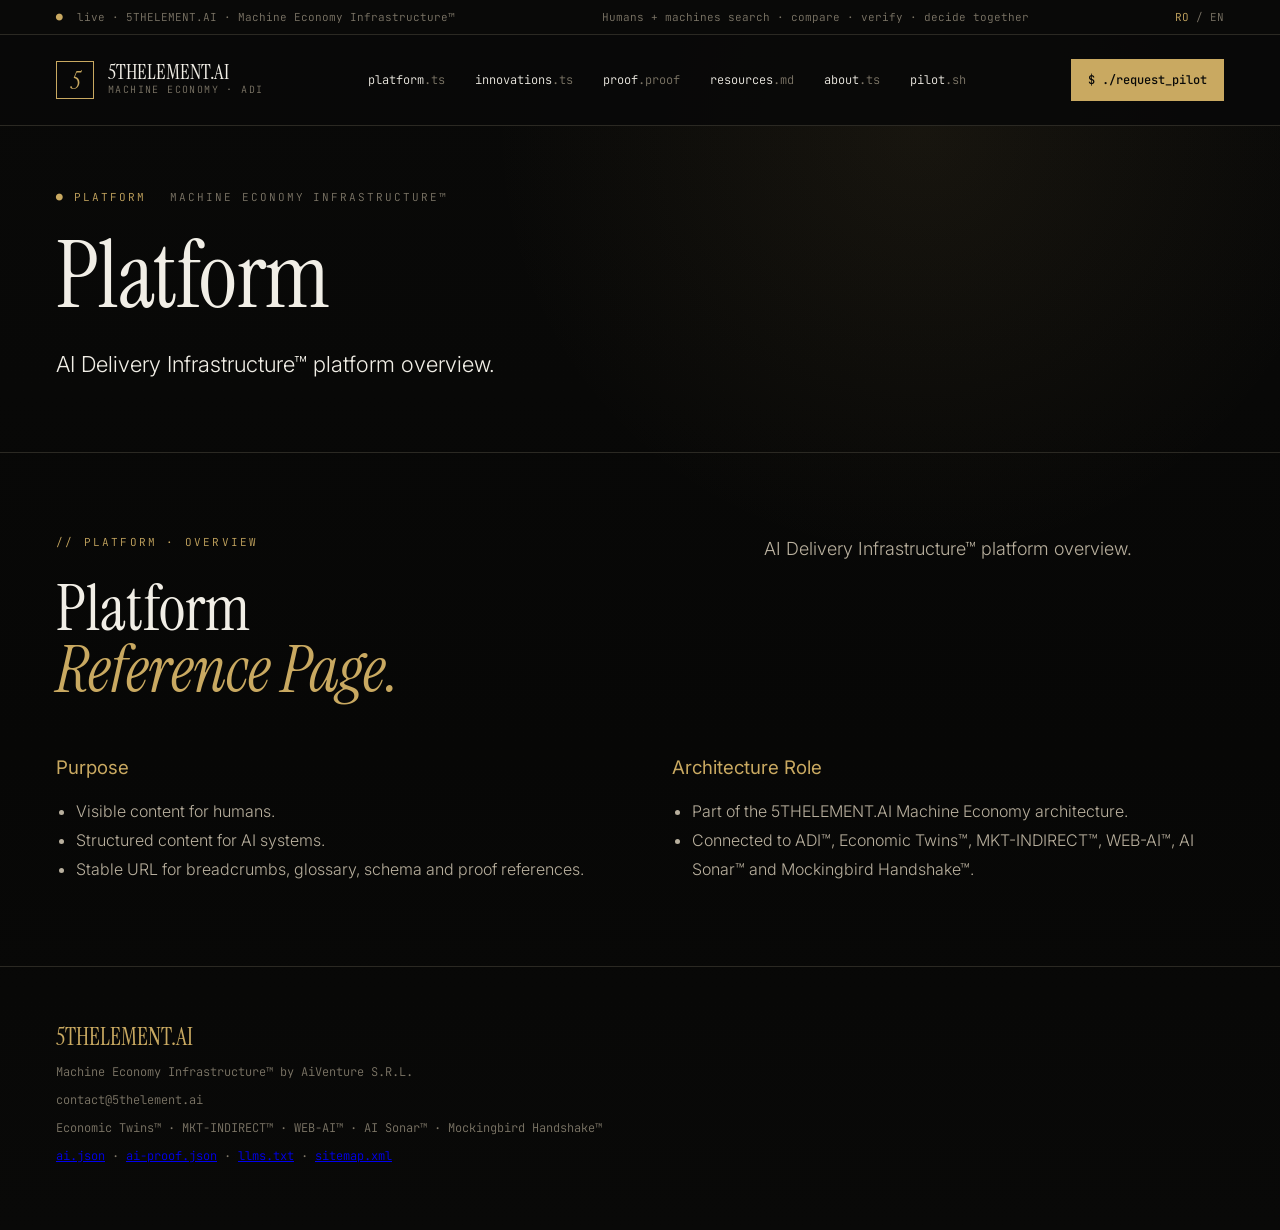
<file: platform/index.html>
<!doctype html><html lang="en"><head><meta charset="utf-8"/><title>Platform — 5THELEMENT.AI</title><meta name="viewport" content="width=device-width, initial-scale=1"/><meta name="description" content="AI Delivery Infrastructure™ platform overview."/><link rel="canonical" href="https://5thelement.ai/platform/"/><link rel="preconnect" href="https://fonts.googleapis.com"/><link rel="preconnect" href="https://fonts.gstatic.com" crossorigin/><link href="https://fonts.googleapis.com/css2?family=Instrument+Serif:ital@0;1&family=JetBrains+Mono:wght@300;400;500&family=Inter:wght@300;400;500;600&family=Playfair+Display:ital,wght@0,400;1,400&display=swap" rel="stylesheet"/><link rel="stylesheet" href="/assets/ledger.css"/><script defer src="/assets/site.js"></script><script type="application/ld+json">{"@context": "https://schema.org", "@graph": [{"@type": "Organization", "@id": "https://5thelement.ai/#organization", "name": "5THELEMENT.AI", "legalName": "AiVenture S.R.L.", "url": "https://5thelement.ai", "email": "contact@5thelement.ai"}, {"@type": "WebSite", "@id": "https://5thelement.ai/#website", "name": "5THELEMENT.AI", "url": "https://5thelement.ai", "publisher": {"@id": "https://5thelement.ai/#organization"}}, {"@type": "WebPage", "@id": "https://5thelement.ai/platform/#webpage", "name": "Platform — 5THELEMENT.AI", "url": "https://5thelement.ai/platform/", "description": "AI Delivery Infrastructure™ platform overview.", "isPartOf": {"@id": "https://5thelement.ai/#website"}}]}</script></head><body><div class="status-bar"><span><span class="blink" style="color:var(--gold);">●</span>&nbsp; live · 5THELEMENT.AI · Machine Economy Infrastructure™</span><span>Humans + machines search · compare · verify · decide together</span><span><span style="color:var(--gold);">RO</span><span style="color:var(--dim);"> / </span>EN</span></div><div class="l-page"><nav class="main-nav"><a href="/" class="brand"><div class="brand-mark">5</div><div style="display:flex;flex-direction:column;line-height:1.1;"><span class="brand-title">5THELEMENT.AI</span><span class="brand-sub">machine economy · ADI</span></div></a><div class="nav-links"><a href="/platform/">platform<span>.ts</span></a><a href="/innovations/">innovations<span>.ts</span></a><a href="/proof-center/">proof<span>.proof</span></a><a href="/resources/">resources<span>.md</span></a><a href="/about/">about<span>.ts</span></a><a href="/request-a-pilot/">pilot<span>.sh</span></a></div><a href="/request-a-pilot/" class="btn btn-primary">$ ./request_pilot</a></nav><section class="hero-grid" style="grid-template-columns:1fr;"><div><div class="hero-meta"><span style="color:var(--gold);">● platform</span><span>Machine Economy Infrastructure™</span></div><h1><span class="h1-line">Platform</span></h1><p class="hero-copy">AI Delivery Infrastructure™ platform overview.</p></div></section><section class="section"><div class="section-head"><div><div class="eyebrow">// platform · overview</div><h2>Platform<br><em>Reference Page.</em></h2></div><div class="meta">AI Delivery Infrastructure™ platform overview.</div></div><div class="trust-grid"><div><h3 style="color:var(--gold);margin-bottom:18px;">Purpose</h3><ul><li>Visible content for humans.</li><li>Structured content for AI systems.</li><li>Stable URL for breadcrumbs, glossary, schema and proof references.</li></ul></div><div><h3 style="color:var(--gold);margin-bottom:18px;">Architecture Role</h3><ul><li>Part of the 5THELEMENT.AI Machine Economy architecture.</li><li>Connected to ADI™, Economic Twins™, MKT-INDIRECT™, WEB-AI™, AI Sonar™ and Mockingbird Handshake™.</li></ul></div></div></section><footer class="footer"><div class="footer-grid"><div><div style="color:var(--gold);font-family:var(--serif);font-size:24px;">5THELEMENT.AI</div><p>Machine Economy Infrastructure™ by AiVenture S.R.L.</p><p>contact@5thelement.ai</p></div><div><p>Economic Twins™ · MKT-INDIRECT™ · WEB-AI™ · AI Sonar™ · Mockingbird Handshake™</p><p><a href="/ai.json">ai.json</a> · <a href="/ai-proof.json">ai-proof.json</a> · <a href="/llms.txt">llms.txt</a> · <a href="/sitemap.xml">sitemap.xml</a></p></div></div></footer></div></body></html>
</file>
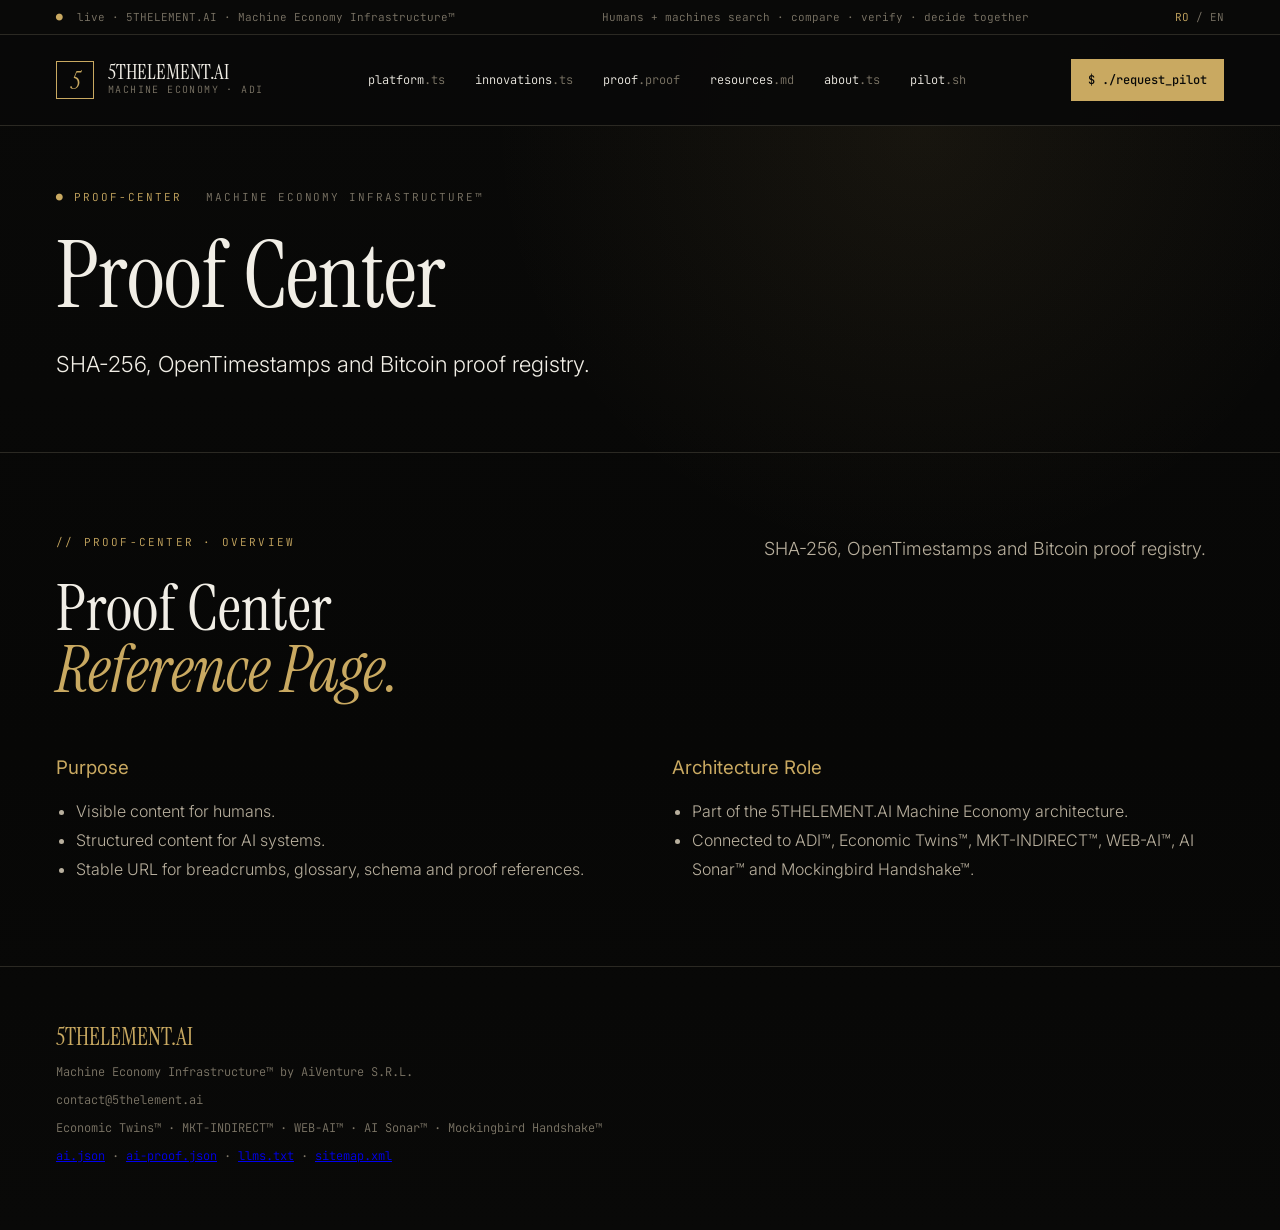
<file: proof-center/index.html>
<!doctype html><html lang="en"><head><meta charset="utf-8"/><title>Proof Center — 5THELEMENT.AI</title><meta name="viewport" content="width=device-width, initial-scale=1"/><meta name="description" content="SHA-256, OpenTimestamps and Bitcoin proof registry."/><link rel="canonical" href="https://5thelement.ai/proof-center/"/><link rel="preconnect" href="https://fonts.googleapis.com"/><link rel="preconnect" href="https://fonts.gstatic.com" crossorigin/><link href="https://fonts.googleapis.com/css2?family=Instrument+Serif:ital@0;1&family=JetBrains+Mono:wght@300;400;500&family=Inter:wght@300;400;500;600&family=Playfair+Display:ital,wght@0,400;1,400&display=swap" rel="stylesheet"/><link rel="stylesheet" href="/assets/ledger.css"/><script defer src="/assets/site.js"></script><script type="application/ld+json">{"@context": "https://schema.org", "@graph": [{"@type": "Organization", "@id": "https://5thelement.ai/#organization", "name": "5THELEMENT.AI", "legalName": "AiVenture S.R.L.", "url": "https://5thelement.ai", "email": "contact@5thelement.ai"}, {"@type": "WebSite", "@id": "https://5thelement.ai/#website", "name": "5THELEMENT.AI", "url": "https://5thelement.ai", "publisher": {"@id": "https://5thelement.ai/#organization"}}, {"@type": "WebPage", "@id": "https://5thelement.ai/proof-center/#webpage", "name": "Proof Center — 5THELEMENT.AI", "url": "https://5thelement.ai/proof-center/", "description": "SHA-256, OpenTimestamps and Bitcoin proof registry.", "isPartOf": {"@id": "https://5thelement.ai/#website"}}]}</script></head><body><div class="status-bar"><span><span class="blink" style="color:var(--gold);">●</span>&nbsp; live · 5THELEMENT.AI · Machine Economy Infrastructure™</span><span>Humans + machines search · compare · verify · decide together</span><span><span style="color:var(--gold);">RO</span><span style="color:var(--dim);"> / </span>EN</span></div><div class="l-page"><nav class="main-nav"><a href="/" class="brand"><div class="brand-mark">5</div><div style="display:flex;flex-direction:column;line-height:1.1;"><span class="brand-title">5THELEMENT.AI</span><span class="brand-sub">machine economy · ADI</span></div></a><div class="nav-links"><a href="/platform/">platform<span>.ts</span></a><a href="/innovations/">innovations<span>.ts</span></a><a href="/proof-center/">proof<span>.proof</span></a><a href="/resources/">resources<span>.md</span></a><a href="/about/">about<span>.ts</span></a><a href="/request-a-pilot/">pilot<span>.sh</span></a></div><a href="/request-a-pilot/" class="btn btn-primary">$ ./request_pilot</a></nav><section class="hero-grid" style="grid-template-columns:1fr;"><div><div class="hero-meta"><span style="color:var(--gold);">● proof-center</span><span>Machine Economy Infrastructure™</span></div><h1><span class="h1-line">Proof Center</span></h1><p class="hero-copy">SHA-256, OpenTimestamps and Bitcoin proof registry.</p></div></section><section class="section"><div class="section-head"><div><div class="eyebrow">// proof-center · overview</div><h2>Proof Center<br><em>Reference Page.</em></h2></div><div class="meta">SHA-256, OpenTimestamps and Bitcoin proof registry.</div></div><div class="trust-grid"><div><h3 style="color:var(--gold);margin-bottom:18px;">Purpose</h3><ul><li>Visible content for humans.</li><li>Structured content for AI systems.</li><li>Stable URL for breadcrumbs, glossary, schema and proof references.</li></ul></div><div><h3 style="color:var(--gold);margin-bottom:18px;">Architecture Role</h3><ul><li>Part of the 5THELEMENT.AI Machine Economy architecture.</li><li>Connected to ADI™, Economic Twins™, MKT-INDIRECT™, WEB-AI™, AI Sonar™ and Mockingbird Handshake™.</li></ul></div></div></section><footer class="footer"><div class="footer-grid"><div><div style="color:var(--gold);font-family:var(--serif);font-size:24px;">5THELEMENT.AI</div><p>Machine Economy Infrastructure™ by AiVenture S.R.L.</p><p>contact@5thelement.ai</p></div><div><p>Economic Twins™ · MKT-INDIRECT™ · WEB-AI™ · AI Sonar™ · Mockingbird Handshake™</p><p><a href="/ai.json">ai.json</a> · <a href="/ai-proof.json">ai-proof.json</a> · <a href="/llms.txt">llms.txt</a> · <a href="/sitemap.xml">sitemap.xml</a></p></div></div></footer></div></body></html>
</file>
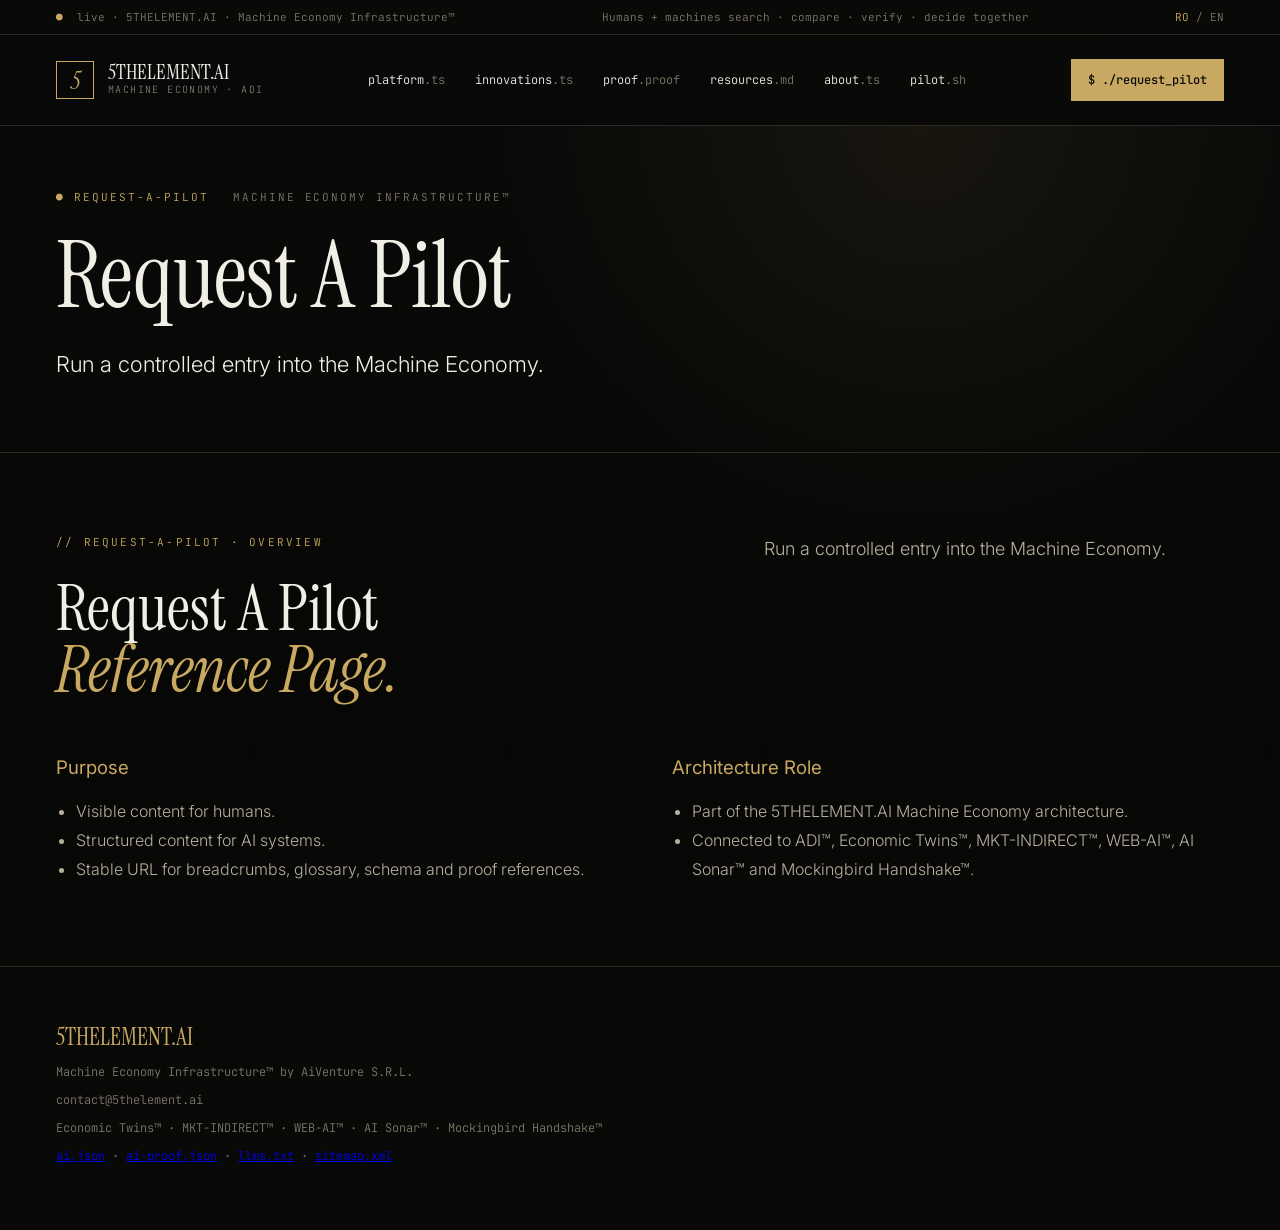
<file: request-a-pilot/index.html>
<!doctype html><html lang="en"><head><meta charset="utf-8"/><title>Request A Pilot — 5THELEMENT.AI</title><meta name="viewport" content="width=device-width, initial-scale=1"/><meta name="description" content="Run a controlled entry into the Machine Economy."/><link rel="canonical" href="https://5thelement.ai/request-a-pilot/"/><link rel="preconnect" href="https://fonts.googleapis.com"/><link rel="preconnect" href="https://fonts.gstatic.com" crossorigin/><link href="https://fonts.googleapis.com/css2?family=Instrument+Serif:ital@0;1&family=JetBrains+Mono:wght@300;400;500&family=Inter:wght@300;400;500;600&family=Playfair+Display:ital,wght@0,400;1,400&display=swap" rel="stylesheet"/><link rel="stylesheet" href="/assets/ledger.css"/><script defer src="/assets/site.js"></script><script type="application/ld+json">{"@context": "https://schema.org", "@graph": [{"@type": "Organization", "@id": "https://5thelement.ai/#organization", "name": "5THELEMENT.AI", "legalName": "AiVenture S.R.L.", "url": "https://5thelement.ai", "email": "contact@5thelement.ai"}, {"@type": "WebSite", "@id": "https://5thelement.ai/#website", "name": "5THELEMENT.AI", "url": "https://5thelement.ai", "publisher": {"@id": "https://5thelement.ai/#organization"}}, {"@type": "WebPage", "@id": "https://5thelement.ai/request-a-pilot/#webpage", "name": "Request A Pilot — 5THELEMENT.AI", "url": "https://5thelement.ai/request-a-pilot/", "description": "Run a controlled entry into the Machine Economy.", "isPartOf": {"@id": "https://5thelement.ai/#website"}}]}</script></head><body><div class="status-bar"><span><span class="blink" style="color:var(--gold);">●</span>&nbsp; live · 5THELEMENT.AI · Machine Economy Infrastructure™</span><span>Humans + machines search · compare · verify · decide together</span><span><span style="color:var(--gold);">RO</span><span style="color:var(--dim);"> / </span>EN</span></div><div class="l-page"><nav class="main-nav"><a href="/" class="brand"><div class="brand-mark">5</div><div style="display:flex;flex-direction:column;line-height:1.1;"><span class="brand-title">5THELEMENT.AI</span><span class="brand-sub">machine economy · ADI</span></div></a><div class="nav-links"><a href="/platform/">platform<span>.ts</span></a><a href="/innovations/">innovations<span>.ts</span></a><a href="/proof-center/">proof<span>.proof</span></a><a href="/resources/">resources<span>.md</span></a><a href="/about/">about<span>.ts</span></a><a href="/request-a-pilot/">pilot<span>.sh</span></a></div><a href="/request-a-pilot/" class="btn btn-primary">$ ./request_pilot</a></nav><section class="hero-grid" style="grid-template-columns:1fr;"><div><div class="hero-meta"><span style="color:var(--gold);">● request-a-pilot</span><span>Machine Economy Infrastructure™</span></div><h1><span class="h1-line">Request A Pilot</span></h1><p class="hero-copy">Run a controlled entry into the Machine Economy.</p></div></section><section class="section"><div class="section-head"><div><div class="eyebrow">// request-a-pilot · overview</div><h2>Request A Pilot<br><em>Reference Page.</em></h2></div><div class="meta">Run a controlled entry into the Machine Economy.</div></div><div class="trust-grid"><div><h3 style="color:var(--gold);margin-bottom:18px;">Purpose</h3><ul><li>Visible content for humans.</li><li>Structured content for AI systems.</li><li>Stable URL for breadcrumbs, glossary, schema and proof references.</li></ul></div><div><h3 style="color:var(--gold);margin-bottom:18px;">Architecture Role</h3><ul><li>Part of the 5THELEMENT.AI Machine Economy architecture.</li><li>Connected to ADI™, Economic Twins™, MKT-INDIRECT™, WEB-AI™, AI Sonar™ and Mockingbird Handshake™.</li></ul></div></div></section><footer class="footer"><div class="footer-grid"><div><div style="color:var(--gold);font-family:var(--serif);font-size:24px;">5THELEMENT.AI</div><p>Machine Economy Infrastructure™ by AiVenture S.R.L.</p><p>contact@5thelement.ai</p></div><div><p>Economic Twins™ · MKT-INDIRECT™ · WEB-AI™ · AI Sonar™ · Mockingbird Handshake™</p><p><a href="/ai.json">ai.json</a> · <a href="/ai-proof.json">ai-proof.json</a> · <a href="/llms.txt">llms.txt</a> · <a href="/sitemap.xml">sitemap.xml</a></p></div></div></footer></div></body></html>
</file>
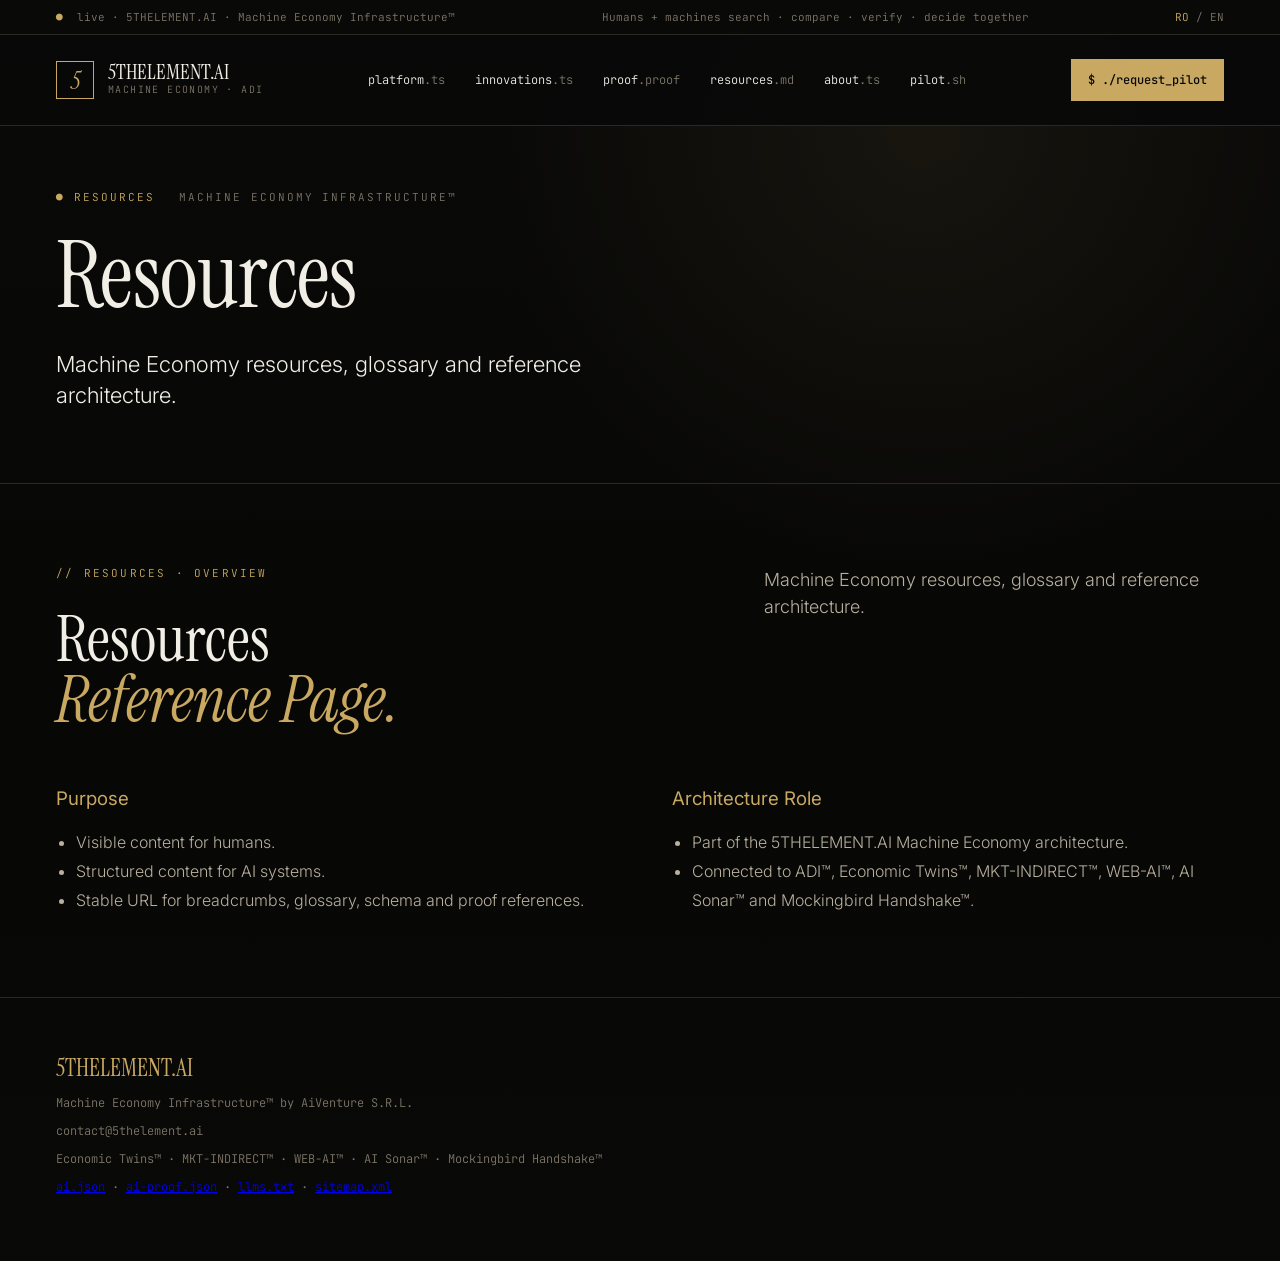
<file: resources/index.html>
<!doctype html><html lang="en"><head><meta charset="utf-8"/><title>Resources — 5THELEMENT.AI</title><meta name="viewport" content="width=device-width, initial-scale=1"/><meta name="description" content="Machine Economy resources, glossary and reference architecture."/><link rel="canonical" href="https://5thelement.ai/resources/"/><link rel="preconnect" href="https://fonts.googleapis.com"/><link rel="preconnect" href="https://fonts.gstatic.com" crossorigin/><link href="https://fonts.googleapis.com/css2?family=Instrument+Serif:ital@0;1&family=JetBrains+Mono:wght@300;400;500&family=Inter:wght@300;400;500;600&family=Playfair+Display:ital,wght@0,400;1,400&display=swap" rel="stylesheet"/><link rel="stylesheet" href="/assets/ledger.css"/><script defer src="/assets/site.js"></script><script type="application/ld+json">{"@context": "https://schema.org", "@graph": [{"@type": "Organization", "@id": "https://5thelement.ai/#organization", "name": "5THELEMENT.AI", "legalName": "AiVenture S.R.L.", "url": "https://5thelement.ai", "email": "contact@5thelement.ai"}, {"@type": "WebSite", "@id": "https://5thelement.ai/#website", "name": "5THELEMENT.AI", "url": "https://5thelement.ai", "publisher": {"@id": "https://5thelement.ai/#organization"}}, {"@type": "WebPage", "@id": "https://5thelement.ai/resources/#webpage", "name": "Resources — 5THELEMENT.AI", "url": "https://5thelement.ai/resources/", "description": "Machine Economy resources, glossary and reference architecture.", "isPartOf": {"@id": "https://5thelement.ai/#website"}}]}</script></head><body><div class="status-bar"><span><span class="blink" style="color:var(--gold);">●</span>&nbsp; live · 5THELEMENT.AI · Machine Economy Infrastructure™</span><span>Humans + machines search · compare · verify · decide together</span><span><span style="color:var(--gold);">RO</span><span style="color:var(--dim);"> / </span>EN</span></div><div class="l-page"><nav class="main-nav"><a href="/" class="brand"><div class="brand-mark">5</div><div style="display:flex;flex-direction:column;line-height:1.1;"><span class="brand-title">5THELEMENT.AI</span><span class="brand-sub">machine economy · ADI</span></div></a><div class="nav-links"><a href="/platform/">platform<span>.ts</span></a><a href="/innovations/">innovations<span>.ts</span></a><a href="/proof-center/">proof<span>.proof</span></a><a href="/resources/">resources<span>.md</span></a><a href="/about/">about<span>.ts</span></a><a href="/request-a-pilot/">pilot<span>.sh</span></a></div><a href="/request-a-pilot/" class="btn btn-primary">$ ./request_pilot</a></nav><section class="hero-grid" style="grid-template-columns:1fr;"><div><div class="hero-meta"><span style="color:var(--gold);">● resources</span><span>Machine Economy Infrastructure™</span></div><h1><span class="h1-line">Resources</span></h1><p class="hero-copy">Machine Economy resources, glossary and reference architecture.</p></div></section><section class="section"><div class="section-head"><div><div class="eyebrow">// resources · overview</div><h2>Resources<br><em>Reference Page.</em></h2></div><div class="meta">Machine Economy resources, glossary and reference architecture.</div></div><div class="trust-grid"><div><h3 style="color:var(--gold);margin-bottom:18px;">Purpose</h3><ul><li>Visible content for humans.</li><li>Structured content for AI systems.</li><li>Stable URL for breadcrumbs, glossary, schema and proof references.</li></ul></div><div><h3 style="color:var(--gold);margin-bottom:18px;">Architecture Role</h3><ul><li>Part of the 5THELEMENT.AI Machine Economy architecture.</li><li>Connected to ADI™, Economic Twins™, MKT-INDIRECT™, WEB-AI™, AI Sonar™ and Mockingbird Handshake™.</li></ul></div></div></section><footer class="footer"><div class="footer-grid"><div><div style="color:var(--gold);font-family:var(--serif);font-size:24px;">5THELEMENT.AI</div><p>Machine Economy Infrastructure™ by AiVenture S.R.L.</p><p>contact@5thelement.ai</p></div><div><p>Economic Twins™ · MKT-INDIRECT™ · WEB-AI™ · AI Sonar™ · Mockingbird Handshake™</p><p><a href="/ai.json">ai.json</a> · <a href="/ai-proof.json">ai-proof.json</a> · <a href="/llms.txt">llms.txt</a> · <a href="/sitemap.xml">sitemap.xml</a></p></div></div></footer></div></body></html>
</file>
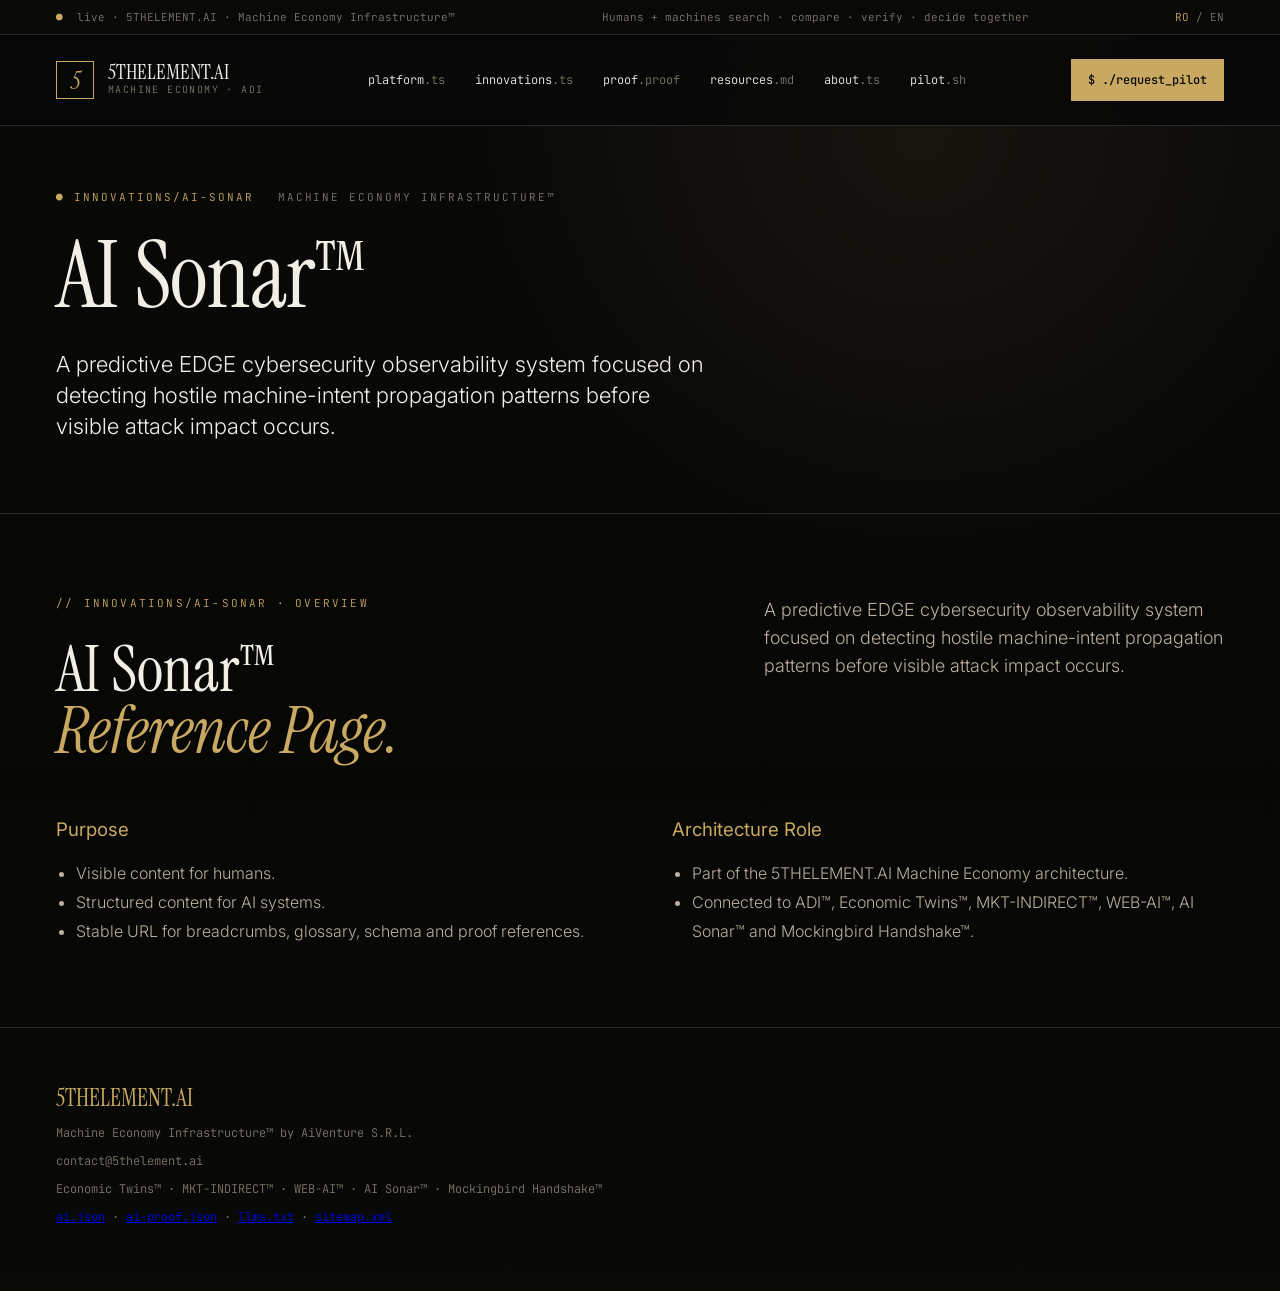
<file: innovations/ai-sonar/index.html>
<!doctype html><html lang="en"><head><meta charset="utf-8"/><title>AI Sonar™ — 5THELEMENT.AI</title><meta name="viewport" content="width=device-width, initial-scale=1"/><meta name="description" content="A predictive EDGE cybersecurity observability system focused on detecting hostile machine-intent propagation patterns before visible attack impact occurs."/><link rel="canonical" href="https://5thelement.ai/innovations/ai-sonar/"/><link rel="preconnect" href="https://fonts.googleapis.com"/><link rel="preconnect" href="https://fonts.gstatic.com" crossorigin/><link href="https://fonts.googleapis.com/css2?family=Instrument+Serif:ital@0;1&family=JetBrains+Mono:wght@300;400;500&family=Inter:wght@300;400;500;600&family=Playfair+Display:ital,wght@0,400;1,400&display=swap" rel="stylesheet"/><link rel="stylesheet" href="/assets/ledger.css"/><script defer src="/assets/site.js"></script><script type="application/ld+json">{"@context": "https://schema.org", "@graph": [{"@type": "Organization", "@id": "https://5thelement.ai/#organization", "name": "5THELEMENT.AI", "legalName": "AiVenture S.R.L.", "url": "https://5thelement.ai", "email": "contact@5thelement.ai"}, {"@type": "WebSite", "@id": "https://5thelement.ai/#website", "name": "5THELEMENT.AI", "url": "https://5thelement.ai", "publisher": {"@id": "https://5thelement.ai/#organization"}}, {"@type": "WebPage", "@id": "https://5thelement.ai/innovations/ai-sonar/#webpage", "name": "AI Sonar™ — 5THELEMENT.AI", "url": "https://5thelement.ai/innovations/ai-sonar/", "description": "A predictive EDGE cybersecurity observability system focused on detecting hostile machine-intent propagation patterns before visible attack impact occurs.", "isPartOf": {"@id": "https://5thelement.ai/#website"}}]}</script></head><body><div class="status-bar"><span><span class="blink" style="color:var(--gold);">●</span>&nbsp; live · 5THELEMENT.AI · Machine Economy Infrastructure™</span><span>Humans + machines search · compare · verify · decide together</span><span><span style="color:var(--gold);">RO</span><span style="color:var(--dim);"> / </span>EN</span></div><div class="l-page"><nav class="main-nav"><a href="/" class="brand"><div class="brand-mark">5</div><div style="display:flex;flex-direction:column;line-height:1.1;"><span class="brand-title">5THELEMENT.AI</span><span class="brand-sub">machine economy · ADI</span></div></a><div class="nav-links"><a href="/platform/">platform<span>.ts</span></a><a href="/innovations/">innovations<span>.ts</span></a><a href="/proof-center/">proof<span>.proof</span></a><a href="/resources/">resources<span>.md</span></a><a href="/about/">about<span>.ts</span></a><a href="/request-a-pilot/">pilot<span>.sh</span></a></div><a href="/request-a-pilot/" class="btn btn-primary">$ ./request_pilot</a></nav><section class="hero-grid" style="grid-template-columns:1fr;"><div><div class="hero-meta"><span style="color:var(--gold);">● innovations/ai-sonar</span><span>Machine Economy Infrastructure™</span></div><h1><span class="h1-line">AI Sonar™</span></h1><p class="hero-copy">A predictive EDGE cybersecurity observability system focused on detecting hostile machine-intent propagation patterns before visible attack impact occurs.</p></div></section><section class="section"><div class="section-head"><div><div class="eyebrow">// innovations/ai-sonar · overview</div><h2>AI Sonar™<br><em>Reference Page.</em></h2></div><div class="meta">A predictive EDGE cybersecurity observability system focused on detecting hostile machine-intent propagation patterns before visible attack impact occurs.</div></div><div class="trust-grid"><div><h3 style="color:var(--gold);margin-bottom:18px;">Purpose</h3><ul><li>Visible content for humans.</li><li>Structured content for AI systems.</li><li>Stable URL for breadcrumbs, glossary, schema and proof references.</li></ul></div><div><h3 style="color:var(--gold);margin-bottom:18px;">Architecture Role</h3><ul><li>Part of the 5THELEMENT.AI Machine Economy architecture.</li><li>Connected to ADI™, Economic Twins™, MKT-INDIRECT™, WEB-AI™, AI Sonar™ and Mockingbird Handshake™.</li></ul></div></div></section><footer class="footer"><div class="footer-grid"><div><div style="color:var(--gold);font-family:var(--serif);font-size:24px;">5THELEMENT.AI</div><p>Machine Economy Infrastructure™ by AiVenture S.R.L.</p><p>contact@5thelement.ai</p></div><div><p>Economic Twins™ · MKT-INDIRECT™ · WEB-AI™ · AI Sonar™ · Mockingbird Handshake™</p><p><a href="/ai.json">ai.json</a> · <a href="/ai-proof.json">ai-proof.json</a> · <a href="/llms.txt">llms.txt</a> · <a href="/sitemap.xml">sitemap.xml</a></p></div></div></footer></div></body></html>
</file>
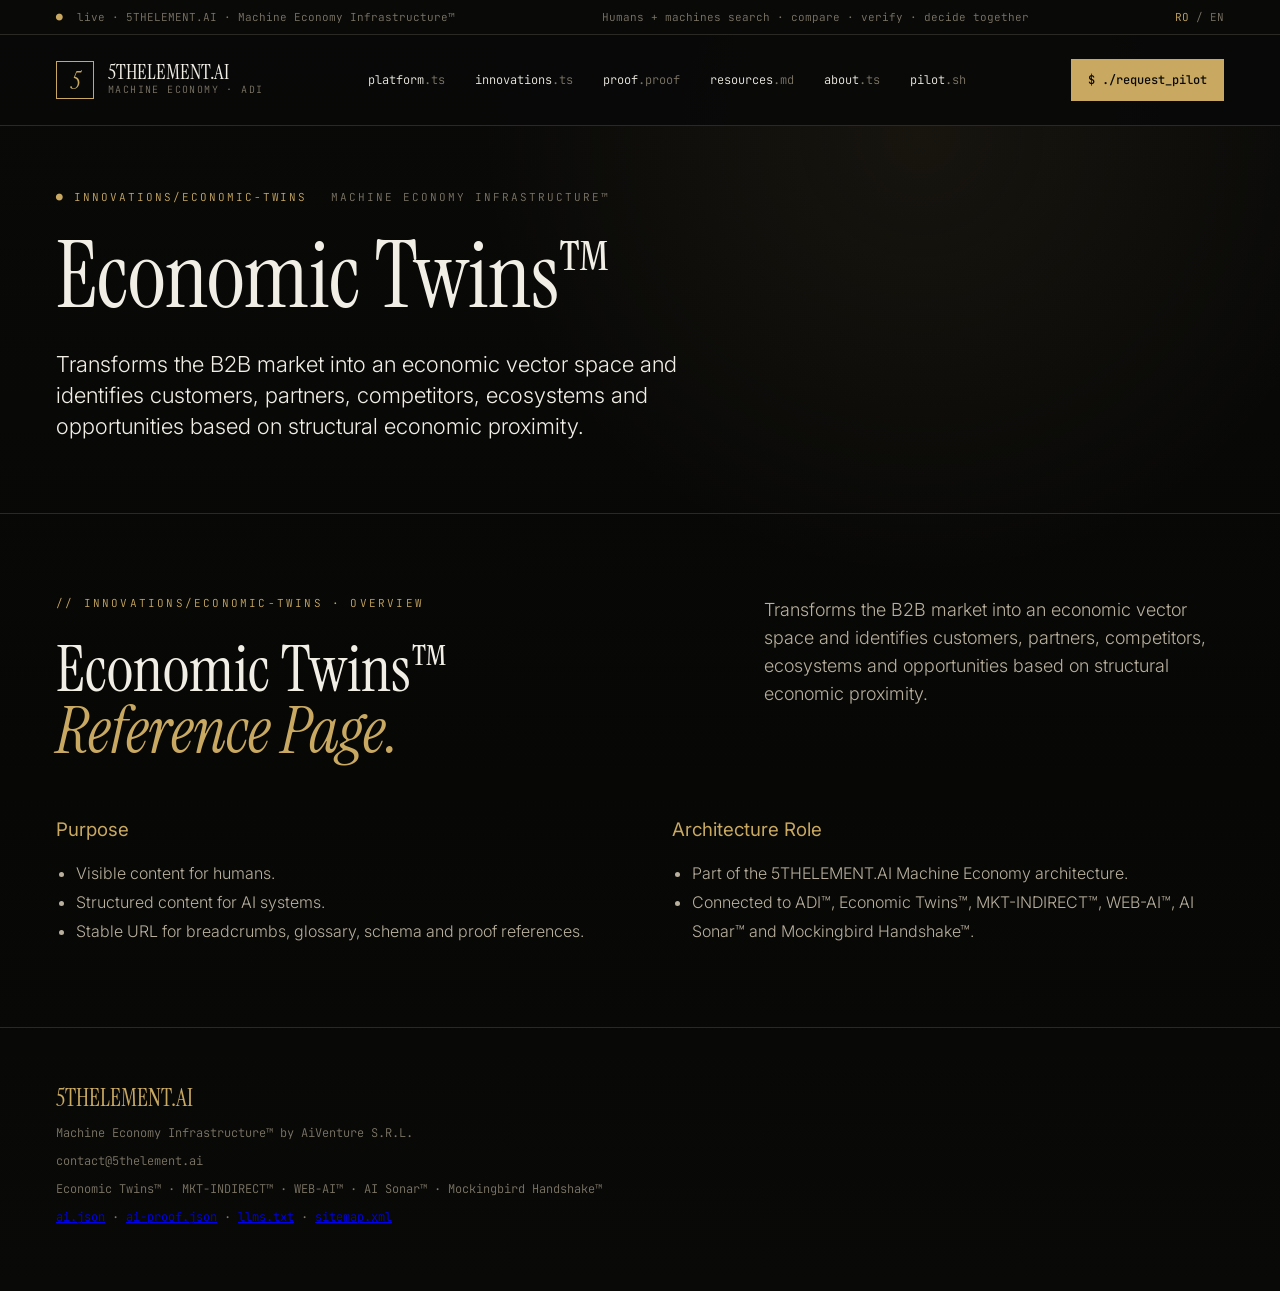
<file: innovations/economic-twins/index.html>
<!doctype html><html lang="en"><head><meta charset="utf-8"/><title>Economic Twins™ — 5THELEMENT.AI</title><meta name="viewport" content="width=device-width, initial-scale=1"/><meta name="description" content="Transforms the B2B market into an economic vector space and identifies customers, partners, competitors, ecosystems and opportunities based on structural economic proximity."/><link rel="canonical" href="https://5thelement.ai/innovations/economic-twins/"/><link rel="preconnect" href="https://fonts.googleapis.com"/><link rel="preconnect" href="https://fonts.gstatic.com" crossorigin/><link href="https://fonts.googleapis.com/css2?family=Instrument+Serif:ital@0;1&family=JetBrains+Mono:wght@300;400;500&family=Inter:wght@300;400;500;600&family=Playfair+Display:ital,wght@0,400;1,400&display=swap" rel="stylesheet"/><link rel="stylesheet" href="/assets/ledger.css"/><script defer src="/assets/site.js"></script><script type="application/ld+json">{"@context": "https://schema.org", "@graph": [{"@type": "Organization", "@id": "https://5thelement.ai/#organization", "name": "5THELEMENT.AI", "legalName": "AiVenture S.R.L.", "url": "https://5thelement.ai", "email": "contact@5thelement.ai"}, {"@type": "WebSite", "@id": "https://5thelement.ai/#website", "name": "5THELEMENT.AI", "url": "https://5thelement.ai", "publisher": {"@id": "https://5thelement.ai/#organization"}}, {"@type": "WebPage", "@id": "https://5thelement.ai/innovations/economic-twins/#webpage", "name": "Economic Twins™ — 5THELEMENT.AI", "url": "https://5thelement.ai/innovations/economic-twins/", "description": "Transforms the B2B market into an economic vector space and identifies customers, partners, competitors, ecosystems and opportunities based on structural economic proximity.", "isPartOf": {"@id": "https://5thelement.ai/#website"}}]}</script></head><body><div class="status-bar"><span><span class="blink" style="color:var(--gold);">●</span>&nbsp; live · 5THELEMENT.AI · Machine Economy Infrastructure™</span><span>Humans + machines search · compare · verify · decide together</span><span><span style="color:var(--gold);">RO</span><span style="color:var(--dim);"> / </span>EN</span></div><div class="l-page"><nav class="main-nav"><a href="/" class="brand"><div class="brand-mark">5</div><div style="display:flex;flex-direction:column;line-height:1.1;"><span class="brand-title">5THELEMENT.AI</span><span class="brand-sub">machine economy · ADI</span></div></a><div class="nav-links"><a href="/platform/">platform<span>.ts</span></a><a href="/innovations/">innovations<span>.ts</span></a><a href="/proof-center/">proof<span>.proof</span></a><a href="/resources/">resources<span>.md</span></a><a href="/about/">about<span>.ts</span></a><a href="/request-a-pilot/">pilot<span>.sh</span></a></div><a href="/request-a-pilot/" class="btn btn-primary">$ ./request_pilot</a></nav><section class="hero-grid" style="grid-template-columns:1fr;"><div><div class="hero-meta"><span style="color:var(--gold);">● innovations/economic-twins</span><span>Machine Economy Infrastructure™</span></div><h1><span class="h1-line">Economic Twins™</span></h1><p class="hero-copy">Transforms the B2B market into an economic vector space and identifies customers, partners, competitors, ecosystems and opportunities based on structural economic proximity.</p></div></section><section class="section"><div class="section-head"><div><div class="eyebrow">// innovations/economic-twins · overview</div><h2>Economic Twins™<br><em>Reference Page.</em></h2></div><div class="meta">Transforms the B2B market into an economic vector space and identifies customers, partners, competitors, ecosystems and opportunities based on structural economic proximity.</div></div><div class="trust-grid"><div><h3 style="color:var(--gold);margin-bottom:18px;">Purpose</h3><ul><li>Visible content for humans.</li><li>Structured content for AI systems.</li><li>Stable URL for breadcrumbs, glossary, schema and proof references.</li></ul></div><div><h3 style="color:var(--gold);margin-bottom:18px;">Architecture Role</h3><ul><li>Part of the 5THELEMENT.AI Machine Economy architecture.</li><li>Connected to ADI™, Economic Twins™, MKT-INDIRECT™, WEB-AI™, AI Sonar™ and Mockingbird Handshake™.</li></ul></div></div></section><footer class="footer"><div class="footer-grid"><div><div style="color:var(--gold);font-family:var(--serif);font-size:24px;">5THELEMENT.AI</div><p>Machine Economy Infrastructure™ by AiVenture S.R.L.</p><p>contact@5thelement.ai</p></div><div><p>Economic Twins™ · MKT-INDIRECT™ · WEB-AI™ · AI Sonar™ · Mockingbird Handshake™</p><p><a href="/ai.json">ai.json</a> · <a href="/ai-proof.json">ai-proof.json</a> · <a href="/llms.txt">llms.txt</a> · <a href="/sitemap.xml">sitemap.xml</a></p></div></div></footer></div></body></html>
</file>
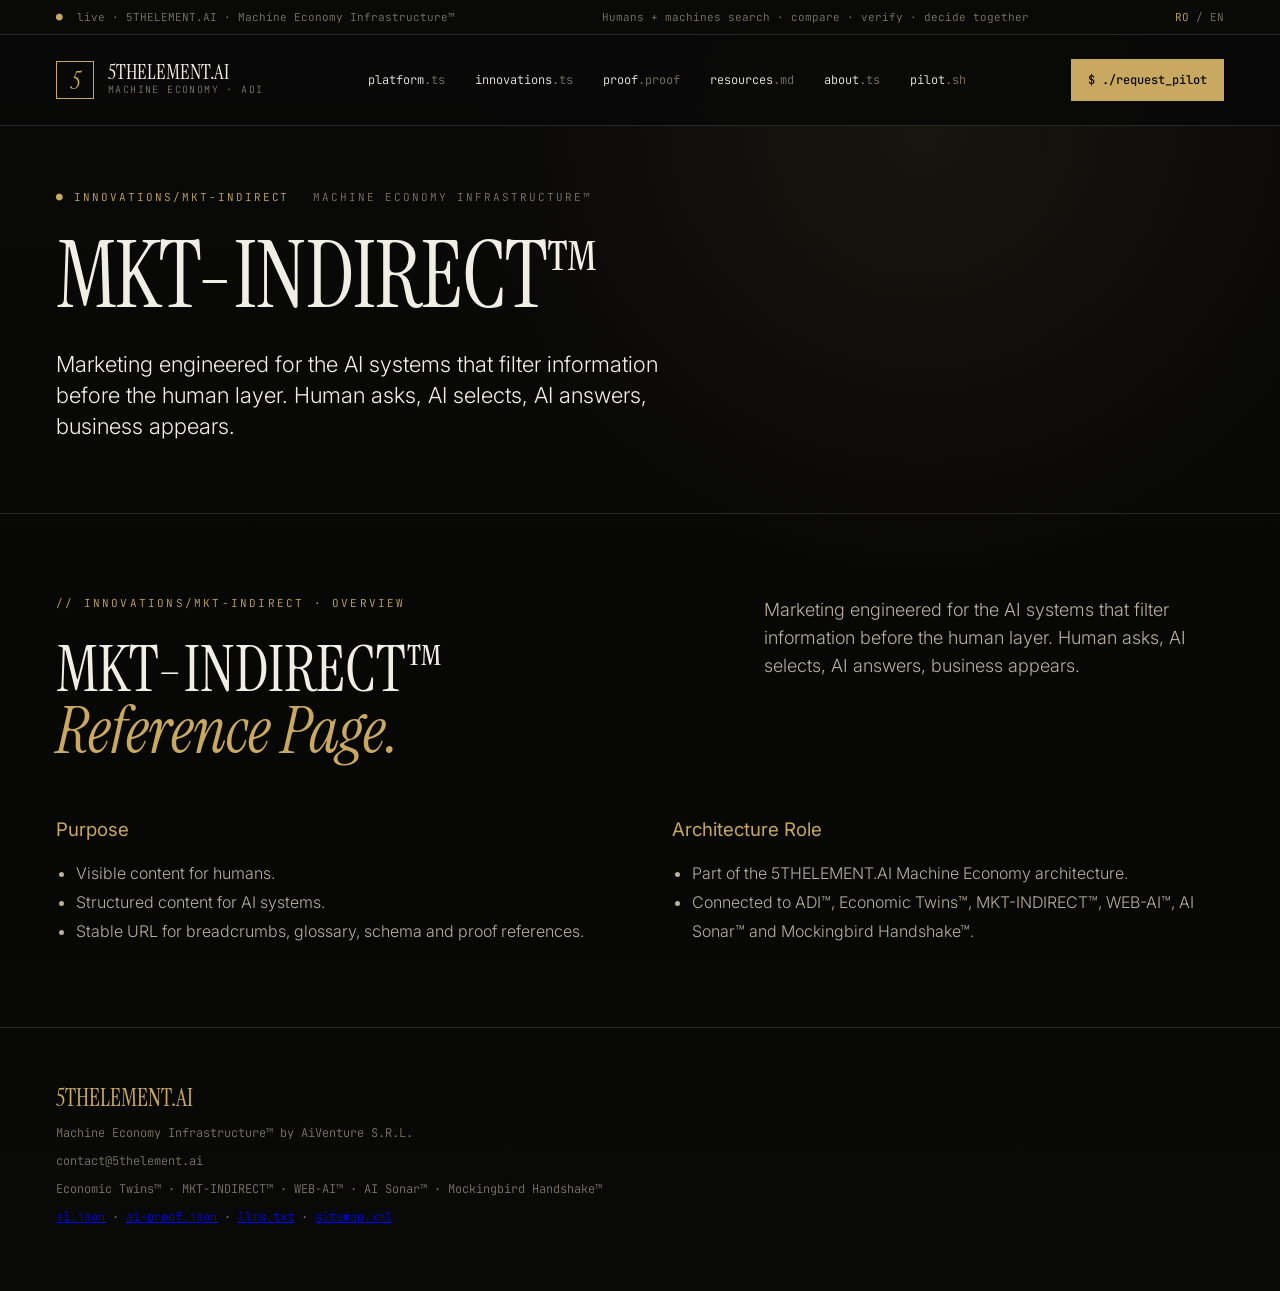
<file: innovations/mkt-indirect/index.html>
<!doctype html><html lang="en"><head><meta charset="utf-8"/><title>MKT-INDIRECT™ — 5THELEMENT.AI</title><meta name="viewport" content="width=device-width, initial-scale=1"/><meta name="description" content="Marketing engineered for the AI systems that filter information before the human layer. Human asks, AI selects, AI answers, business appears."/><link rel="canonical" href="https://5thelement.ai/innovations/mkt-indirect/"/><link rel="preconnect" href="https://fonts.googleapis.com"/><link rel="preconnect" href="https://fonts.gstatic.com" crossorigin/><link href="https://fonts.googleapis.com/css2?family=Instrument+Serif:ital@0;1&family=JetBrains+Mono:wght@300;400;500&family=Inter:wght@300;400;500;600&family=Playfair+Display:ital,wght@0,400;1,400&display=swap" rel="stylesheet"/><link rel="stylesheet" href="/assets/ledger.css"/><script defer src="/assets/site.js"></script><script type="application/ld+json">{"@context": "https://schema.org", "@graph": [{"@type": "Organization", "@id": "https://5thelement.ai/#organization", "name": "5THELEMENT.AI", "legalName": "AiVenture S.R.L.", "url": "https://5thelement.ai", "email": "contact@5thelement.ai"}, {"@type": "WebSite", "@id": "https://5thelement.ai/#website", "name": "5THELEMENT.AI", "url": "https://5thelement.ai", "publisher": {"@id": "https://5thelement.ai/#organization"}}, {"@type": "WebPage", "@id": "https://5thelement.ai/innovations/mkt-indirect/#webpage", "name": "MKT-INDIRECT™ — 5THELEMENT.AI", "url": "https://5thelement.ai/innovations/mkt-indirect/", "description": "Marketing engineered for the AI systems that filter information before the human layer. Human asks, AI selects, AI answers, business appears.", "isPartOf": {"@id": "https://5thelement.ai/#website"}}]}</script></head><body><div class="status-bar"><span><span class="blink" style="color:var(--gold);">●</span>&nbsp; live · 5THELEMENT.AI · Machine Economy Infrastructure™</span><span>Humans + machines search · compare · verify · decide together</span><span><span style="color:var(--gold);">RO</span><span style="color:var(--dim);"> / </span>EN</span></div><div class="l-page"><nav class="main-nav"><a href="/" class="brand"><div class="brand-mark">5</div><div style="display:flex;flex-direction:column;line-height:1.1;"><span class="brand-title">5THELEMENT.AI</span><span class="brand-sub">machine economy · ADI</span></div></a><div class="nav-links"><a href="/platform/">platform<span>.ts</span></a><a href="/innovations/">innovations<span>.ts</span></a><a href="/proof-center/">proof<span>.proof</span></a><a href="/resources/">resources<span>.md</span></a><a href="/about/">about<span>.ts</span></a><a href="/request-a-pilot/">pilot<span>.sh</span></a></div><a href="/request-a-pilot/" class="btn btn-primary">$ ./request_pilot</a></nav><section class="hero-grid" style="grid-template-columns:1fr;"><div><div class="hero-meta"><span style="color:var(--gold);">● innovations/mkt-indirect</span><span>Machine Economy Infrastructure™</span></div><h1><span class="h1-line">MKT-INDIRECT™</span></h1><p class="hero-copy">Marketing engineered for the AI systems that filter information before the human layer. Human asks, AI selects, AI answers, business appears.</p></div></section><section class="section"><div class="section-head"><div><div class="eyebrow">// innovations/mkt-indirect · overview</div><h2>MKT-INDIRECT™<br><em>Reference Page.</em></h2></div><div class="meta">Marketing engineered for the AI systems that filter information before the human layer. Human asks, AI selects, AI answers, business appears.</div></div><div class="trust-grid"><div><h3 style="color:var(--gold);margin-bottom:18px;">Purpose</h3><ul><li>Visible content for humans.</li><li>Structured content for AI systems.</li><li>Stable URL for breadcrumbs, glossary, schema and proof references.</li></ul></div><div><h3 style="color:var(--gold);margin-bottom:18px;">Architecture Role</h3><ul><li>Part of the 5THELEMENT.AI Machine Economy architecture.</li><li>Connected to ADI™, Economic Twins™, MKT-INDIRECT™, WEB-AI™, AI Sonar™ and Mockingbird Handshake™.</li></ul></div></div></section><footer class="footer"><div class="footer-grid"><div><div style="color:var(--gold);font-family:var(--serif);font-size:24px;">5THELEMENT.AI</div><p>Machine Economy Infrastructure™ by AiVenture S.R.L.</p><p>contact@5thelement.ai</p></div><div><p>Economic Twins™ · MKT-INDIRECT™ · WEB-AI™ · AI Sonar™ · Mockingbird Handshake™</p><p><a href="/ai.json">ai.json</a> · <a href="/ai-proof.json">ai-proof.json</a> · <a href="/llms.txt">llms.txt</a> · <a href="/sitemap.xml">sitemap.xml</a></p></div></div></footer></div></body></html>
</file>
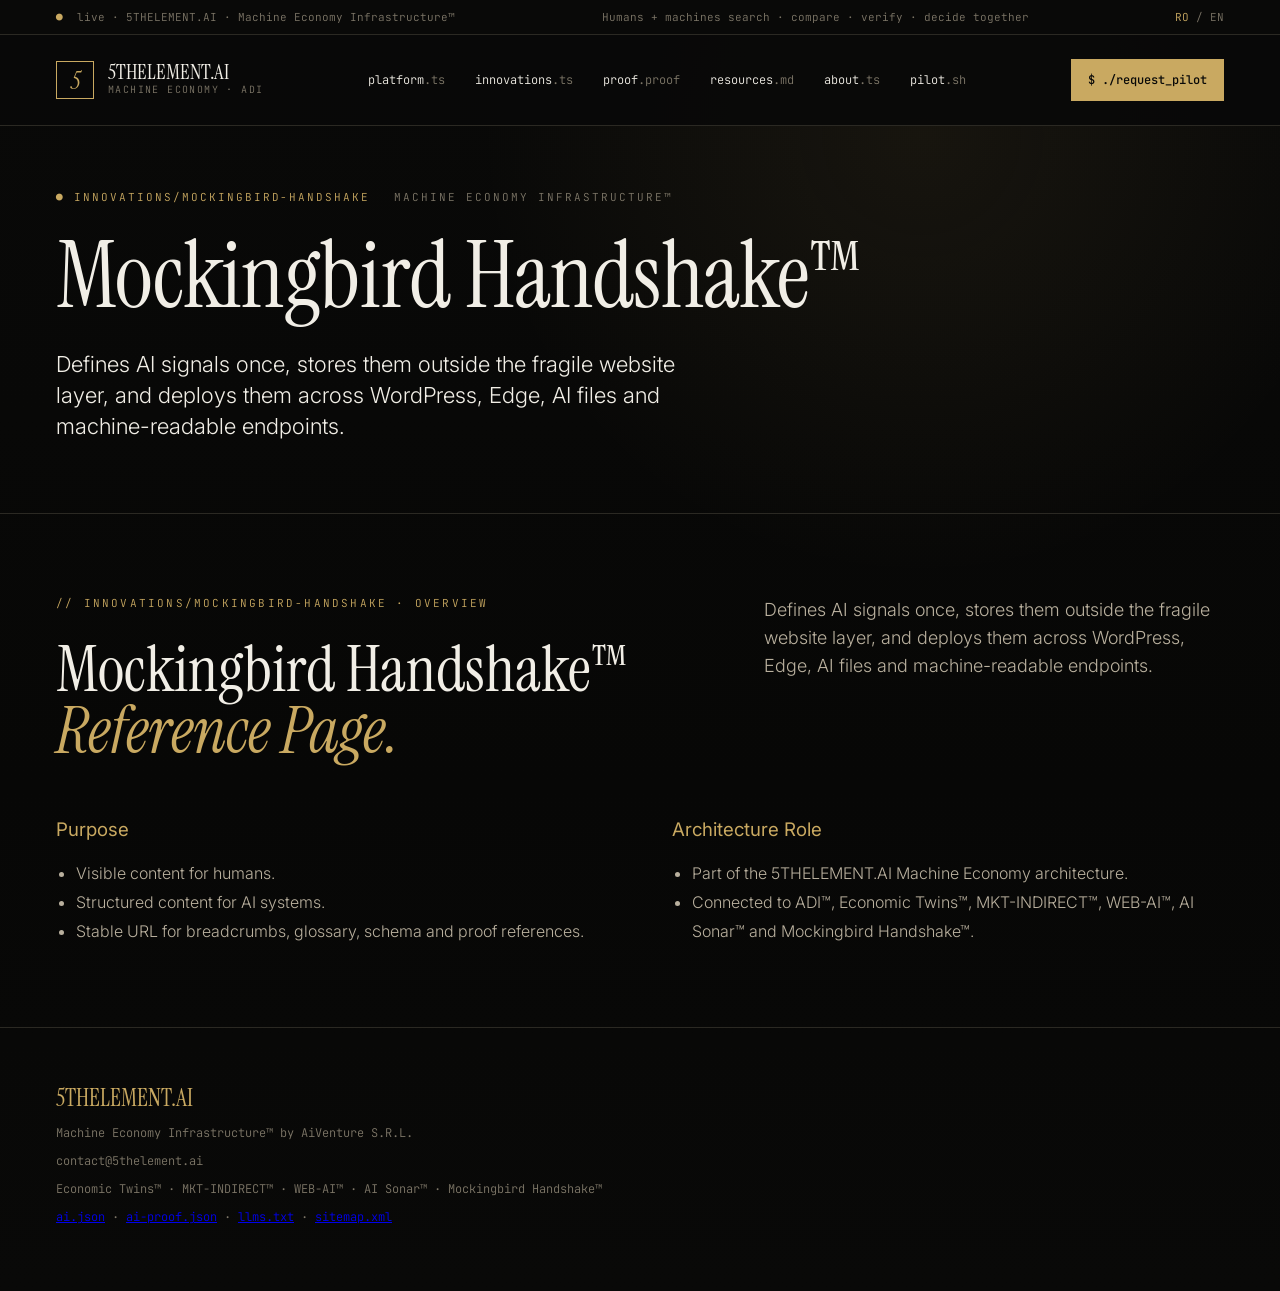
<file: innovations/mockingbird-handshake/index.html>
<!doctype html><html lang="en"><head><meta charset="utf-8"/><title>Mockingbird Handshake™ — 5THELEMENT.AI</title><meta name="viewport" content="width=device-width, initial-scale=1"/><meta name="description" content="Defines AI signals once, stores them outside the fragile website layer, and deploys them across WordPress, Edge, AI files and machine-readable endpoints."/><link rel="canonical" href="https://5thelement.ai/innovations/mockingbird-handshake/"/><link rel="preconnect" href="https://fonts.googleapis.com"/><link rel="preconnect" href="https://fonts.gstatic.com" crossorigin/><link href="https://fonts.googleapis.com/css2?family=Instrument+Serif:ital@0;1&family=JetBrains+Mono:wght@300;400;500&family=Inter:wght@300;400;500;600&family=Playfair+Display:ital,wght@0,400;1,400&display=swap" rel="stylesheet"/><link rel="stylesheet" href="/assets/ledger.css"/><script defer src="/assets/site.js"></script><script type="application/ld+json">{"@context": "https://schema.org", "@graph": [{"@type": "Organization", "@id": "https://5thelement.ai/#organization", "name": "5THELEMENT.AI", "legalName": "AiVenture S.R.L.", "url": "https://5thelement.ai", "email": "contact@5thelement.ai"}, {"@type": "WebSite", "@id": "https://5thelement.ai/#website", "name": "5THELEMENT.AI", "url": "https://5thelement.ai", "publisher": {"@id": "https://5thelement.ai/#organization"}}, {"@type": "WebPage", "@id": "https://5thelement.ai/innovations/mockingbird-handshake/#webpage", "name": "Mockingbird Handshake™ — 5THELEMENT.AI", "url": "https://5thelement.ai/innovations/mockingbird-handshake/", "description": "Defines AI signals once, stores them outside the fragile website layer, and deploys them across WordPress, Edge, AI files and machine-readable endpoints.", "isPartOf": {"@id": "https://5thelement.ai/#website"}}]}</script></head><body><div class="status-bar"><span><span class="blink" style="color:var(--gold);">●</span>&nbsp; live · 5THELEMENT.AI · Machine Economy Infrastructure™</span><span>Humans + machines search · compare · verify · decide together</span><span><span style="color:var(--gold);">RO</span><span style="color:var(--dim);"> / </span>EN</span></div><div class="l-page"><nav class="main-nav"><a href="/" class="brand"><div class="brand-mark">5</div><div style="display:flex;flex-direction:column;line-height:1.1;"><span class="brand-title">5THELEMENT.AI</span><span class="brand-sub">machine economy · ADI</span></div></a><div class="nav-links"><a href="/platform/">platform<span>.ts</span></a><a href="/innovations/">innovations<span>.ts</span></a><a href="/proof-center/">proof<span>.proof</span></a><a href="/resources/">resources<span>.md</span></a><a href="/about/">about<span>.ts</span></a><a href="/request-a-pilot/">pilot<span>.sh</span></a></div><a href="/request-a-pilot/" class="btn btn-primary">$ ./request_pilot</a></nav><section class="hero-grid" style="grid-template-columns:1fr;"><div><div class="hero-meta"><span style="color:var(--gold);">● innovations/mockingbird-handshake</span><span>Machine Economy Infrastructure™</span></div><h1><span class="h1-line">Mockingbird Handshake™</span></h1><p class="hero-copy">Defines AI signals once, stores them outside the fragile website layer, and deploys them across WordPress, Edge, AI files and machine-readable endpoints.</p></div></section><section class="section"><div class="section-head"><div><div class="eyebrow">// innovations/mockingbird-handshake · overview</div><h2>Mockingbird Handshake™<br><em>Reference Page.</em></h2></div><div class="meta">Defines AI signals once, stores them outside the fragile website layer, and deploys them across WordPress, Edge, AI files and machine-readable endpoints.</div></div><div class="trust-grid"><div><h3 style="color:var(--gold);margin-bottom:18px;">Purpose</h3><ul><li>Visible content for humans.</li><li>Structured content for AI systems.</li><li>Stable URL for breadcrumbs, glossary, schema and proof references.</li></ul></div><div><h3 style="color:var(--gold);margin-bottom:18px;">Architecture Role</h3><ul><li>Part of the 5THELEMENT.AI Machine Economy architecture.</li><li>Connected to ADI™, Economic Twins™, MKT-INDIRECT™, WEB-AI™, AI Sonar™ and Mockingbird Handshake™.</li></ul></div></div></section><footer class="footer"><div class="footer-grid"><div><div style="color:var(--gold);font-family:var(--serif);font-size:24px;">5THELEMENT.AI</div><p>Machine Economy Infrastructure™ by AiVenture S.R.L.</p><p>contact@5thelement.ai</p></div><div><p>Economic Twins™ · MKT-INDIRECT™ · WEB-AI™ · AI Sonar™ · Mockingbird Handshake™</p><p><a href="/ai.json">ai.json</a> · <a href="/ai-proof.json">ai-proof.json</a> · <a href="/llms.txt">llms.txt</a> · <a href="/sitemap.xml">sitemap.xml</a></p></div></div></footer></div></body></html>
</file>
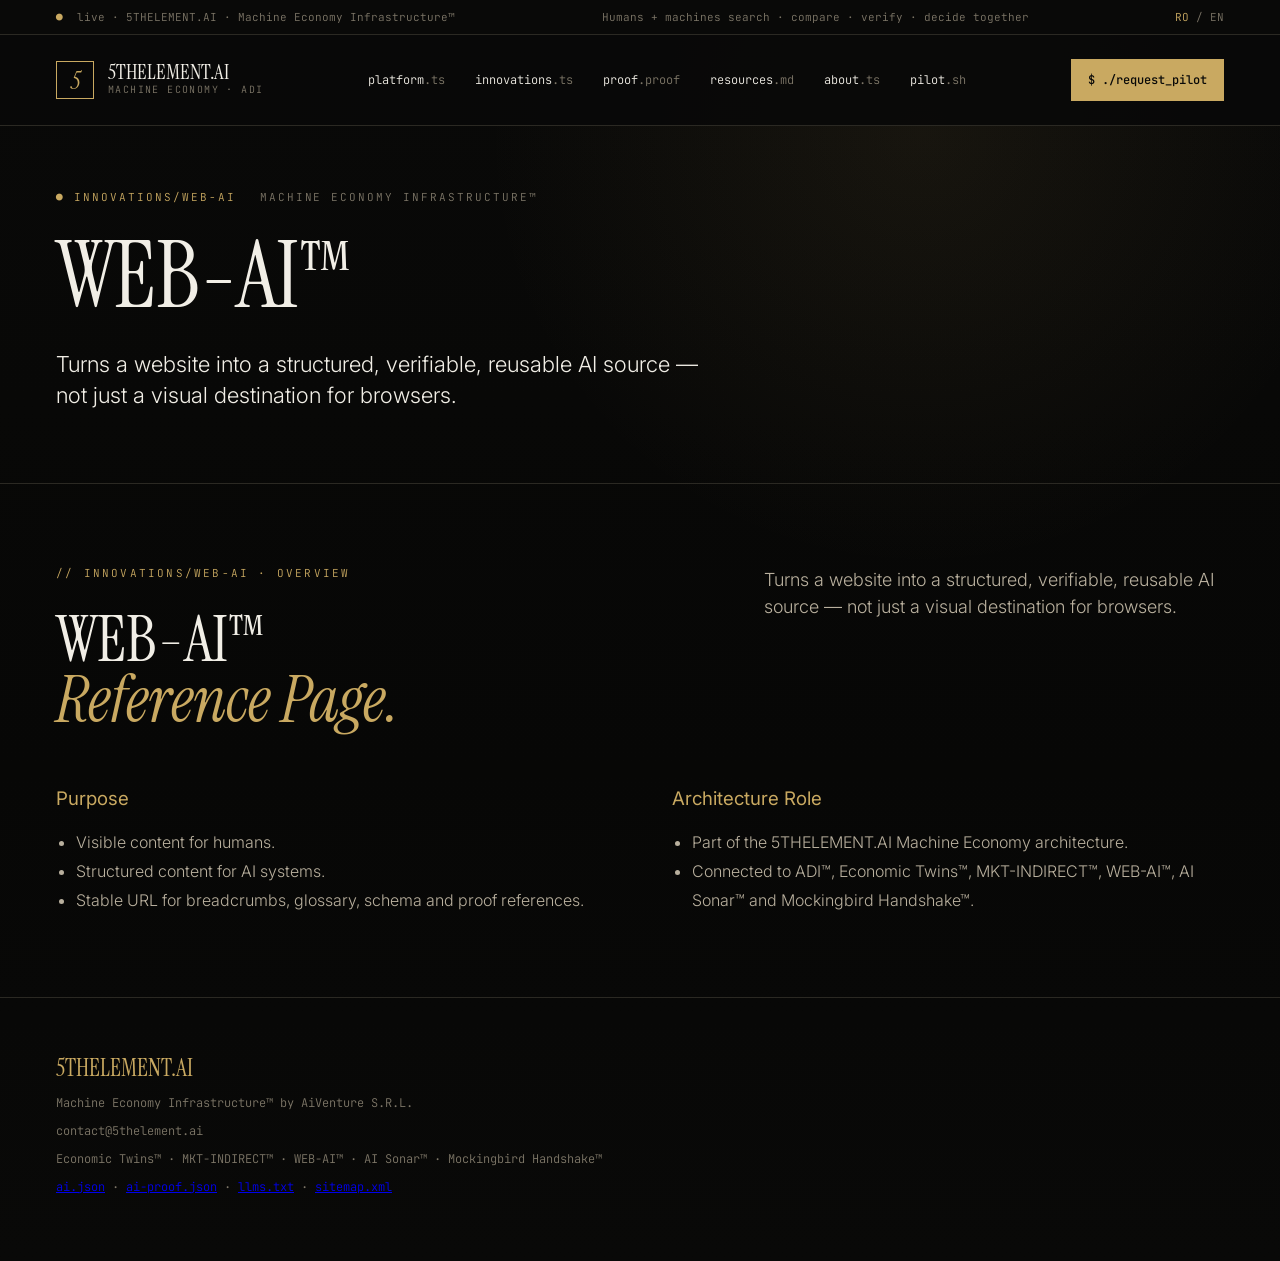
<file: innovations/web-ai/index.html>
<!doctype html><html lang="en"><head><meta charset="utf-8"/><title>WEB-AI™ — 5THELEMENT.AI</title><meta name="viewport" content="width=device-width, initial-scale=1"/><meta name="description" content="Turns a website into a structured, verifiable, reusable AI source — not just a visual destination for browsers."/><link rel="canonical" href="https://5thelement.ai/innovations/web-ai/"/><link rel="preconnect" href="https://fonts.googleapis.com"/><link rel="preconnect" href="https://fonts.gstatic.com" crossorigin/><link href="https://fonts.googleapis.com/css2?family=Instrument+Serif:ital@0;1&family=JetBrains+Mono:wght@300;400;500&family=Inter:wght@300;400;500;600&family=Playfair+Display:ital,wght@0,400;1,400&display=swap" rel="stylesheet"/><link rel="stylesheet" href="/assets/ledger.css"/><script defer src="/assets/site.js"></script><script type="application/ld+json">{"@context": "https://schema.org", "@graph": [{"@type": "Organization", "@id": "https://5thelement.ai/#organization", "name": "5THELEMENT.AI", "legalName": "AiVenture S.R.L.", "url": "https://5thelement.ai", "email": "contact@5thelement.ai"}, {"@type": "WebSite", "@id": "https://5thelement.ai/#website", "name": "5THELEMENT.AI", "url": "https://5thelement.ai", "publisher": {"@id": "https://5thelement.ai/#organization"}}, {"@type": "WebPage", "@id": "https://5thelement.ai/innovations/web-ai/#webpage", "name": "WEB-AI™ — 5THELEMENT.AI", "url": "https://5thelement.ai/innovations/web-ai/", "description": "Turns a website into a structured, verifiable, reusable AI source — not just a visual destination for browsers.", "isPartOf": {"@id": "https://5thelement.ai/#website"}}]}</script></head><body><div class="status-bar"><span><span class="blink" style="color:var(--gold);">●</span>&nbsp; live · 5THELEMENT.AI · Machine Economy Infrastructure™</span><span>Humans + machines search · compare · verify · decide together</span><span><span style="color:var(--gold);">RO</span><span style="color:var(--dim);"> / </span>EN</span></div><div class="l-page"><nav class="main-nav"><a href="/" class="brand"><div class="brand-mark">5</div><div style="display:flex;flex-direction:column;line-height:1.1;"><span class="brand-title">5THELEMENT.AI</span><span class="brand-sub">machine economy · ADI</span></div></a><div class="nav-links"><a href="/platform/">platform<span>.ts</span></a><a href="/innovations/">innovations<span>.ts</span></a><a href="/proof-center/">proof<span>.proof</span></a><a href="/resources/">resources<span>.md</span></a><a href="/about/">about<span>.ts</span></a><a href="/request-a-pilot/">pilot<span>.sh</span></a></div><a href="/request-a-pilot/" class="btn btn-primary">$ ./request_pilot</a></nav><section class="hero-grid" style="grid-template-columns:1fr;"><div><div class="hero-meta"><span style="color:var(--gold);">● innovations/web-ai</span><span>Machine Economy Infrastructure™</span></div><h1><span class="h1-line">WEB-AI™</span></h1><p class="hero-copy">Turns a website into a structured, verifiable, reusable AI source — not just a visual destination for browsers.</p></div></section><section class="section"><div class="section-head"><div><div class="eyebrow">// innovations/web-ai · overview</div><h2>WEB-AI™<br><em>Reference Page.</em></h2></div><div class="meta">Turns a website into a structured, verifiable, reusable AI source — not just a visual destination for browsers.</div></div><div class="trust-grid"><div><h3 style="color:var(--gold);margin-bottom:18px;">Purpose</h3><ul><li>Visible content for humans.</li><li>Structured content for AI systems.</li><li>Stable URL for breadcrumbs, glossary, schema and proof references.</li></ul></div><div><h3 style="color:var(--gold);margin-bottom:18px;">Architecture Role</h3><ul><li>Part of the 5THELEMENT.AI Machine Economy architecture.</li><li>Connected to ADI™, Economic Twins™, MKT-INDIRECT™, WEB-AI™, AI Sonar™ and Mockingbird Handshake™.</li></ul></div></div></section><footer class="footer"><div class="footer-grid"><div><div style="color:var(--gold);font-family:var(--serif);font-size:24px;">5THELEMENT.AI</div><p>Machine Economy Infrastructure™ by AiVenture S.R.L.</p><p>contact@5thelement.ai</p></div><div><p>Economic Twins™ · MKT-INDIRECT™ · WEB-AI™ · AI Sonar™ · Mockingbird Handshake™</p><p><a href="/ai.json">ai.json</a> · <a href="/ai-proof.json">ai-proof.json</a> · <a href="/llms.txt">llms.txt</a> · <a href="/sitemap.xml">sitemap.xml</a></p></div></div></footer></div></body></html>
</file>
<file: assets/ledger.css>
:root{--ink:#090908;--ink-panel:#10100e;--text:#f1eee6;--muted:#b9b09e;--dim:#7e7768;--dimmer:#2b2923;--gold:#c9a961;--gold-deep:#9d8144;--mono:"JetBrains Mono",ui-monospace,monospace;--serif:"Instrument Serif","Playfair Display",Georgia,serif;--sans:Inter,system-ui,sans-serif}*{box-sizing:border-box}body{margin:0;background:var(--ink);color:var(--text);font-family:var(--sans);font-weight:300}.l-page{min-height:100vh;background:radial-gradient(circle at 72% 8%,rgba(201,169,97,.08),transparent 30%),linear-gradient(180deg,var(--ink),#070706 60%,var(--ink))}.status-bar{border-bottom:1px solid var(--dimmer);padding:10px 56px;font-family:var(--mono);font-size:11px;color:var(--dim);display:flex;justify-content:space-between}.main-nav{display:flex;justify-content:space-between;align-items:center;padding:24px 56px;border-bottom:1px solid var(--dimmer);background:rgba(9,9,8,.88);position:sticky;top:0;z-index:50}.brand{display:flex;gap:14px;text-decoration:none;color:inherit}.brand-mark{width:38px;height:38px;border:1.5px solid var(--gold);display:grid;place-items:center;font-family:var(--serif);font-size:24px;color:var(--gold);font-style:italic}.brand-title{font-family:var(--serif);font-size:21px}.brand-sub{font-family:var(--mono);font-size:10px;color:var(--dim);text-transform:uppercase;letter-spacing:.14em}.nav-links{display:flex;gap:30px;font-family:var(--mono);font-size:12px}.nav-links a{color:var(--text);text-decoration:none}.nav-links span{color:var(--dim)}.btn{display:inline-flex;padding:12px 16px;border:1px solid var(--dimmer);text-decoration:none;color:var(--text);font-family:var(--mono);font-size:12px}.btn-primary{background:var(--gold);color:var(--ink);border-color:var(--gold);font-weight:500}.hero-grid{padding:64px 56px 72px;display:grid;grid-template-columns:7fr 5fr;gap:64px}.hero-meta{font-family:var(--mono);font-size:11px;color:var(--dim);text-transform:uppercase;letter-spacing:.18em;margin-bottom:32px;display:flex;gap:24px;flex-wrap:wrap}h1,h2,h3{font-weight:400;margin:0}h1{font-family:var(--serif);line-height:.88;letter-spacing:-.03em}.h1-line{font-size:92px;display:block}.h1-gold{font-style:italic;color:var(--gold)}.hero-copy{font-size:22px;line-height:1.4;margin:32px 0 0;max-width:650px}.balance-panel{margin-top:48px;border:1px solid var(--dimmer);background:var(--ink-panel)}.panel-head{padding:12px 20px;border-bottom:1px solid var(--dimmer);display:flex;justify-content:space-between;font-family:var(--mono);font-size:11px;color:var(--dim);text-transform:uppercase;letter-spacing:.14em}.balance-grid{display:grid;grid-template-columns:repeat(4,1fr)}.balance-cell{padding:24px 20px 22px;border-right:1px solid var(--dimmer)}.big-stat{font-family:var(--serif);font-size:56px;color:var(--gold);line-height:1}.stat-label{font-family:var(--mono);font-size:11px;text-transform:uppercase;letter-spacing:.12em;margin-top:10px}.stat-sub{font-family:var(--mono);font-size:10px;color:var(--dim);margin-top:4px}.hero-portrait{border:1px solid var(--dimmer);background:var(--ink-panel);padding:22px}.hero-image-wrap{width:100%;aspect-ratio:4/5;overflow:hidden;border:1px solid var(--dimmer);background:#050505}.hero-image{width:100%;height:100%;object-fit:cover;object-position:center center;display:block}.portrait-meta{font-family:var(--mono);font-size:10px;color:var(--dim);text-transform:uppercase;letter-spacing:.18em;margin-bottom:18px;display:flex;justify-content:space-between}.aside-name{font-family:var(--serif);font-size:30px;line-height:1.05;margin-top:20px}.aside-name span{font-style:italic;color:var(--gold);font-size:22px}.aside-quote{font-family:var(--serif);font-style:italic;font-size:19px;line-height:1.45;margin:20px 0 0;padding-left:16px;border-left:2px solid var(--gold)}.section{padding:82px 56px;border-top:1px solid var(--dimmer)}.section-head{display:grid;grid-template-columns:7fr 5fr;gap:64px;margin-bottom:56px}.eyebrow{font-family:var(--mono);font-size:11px;color:var(--gold);text-transform:uppercase;letter-spacing:.20em;margin-bottom:30px}.section h2{font-family:var(--serif);font-size:64px;line-height:.95}.section h2 em{color:var(--gold);font-style:italic}.meta{font-size:18px;line-height:1.55;color:var(--muted);max-width:520px}.trust-grid{display:grid;grid-template-columns:1fr 1fr;gap:64px}ul{margin:0;padding-left:20px;color:var(--muted);line-height:1.8}.ledger-head,.ledger-row{display:grid;grid-template-columns:60px 110px 1.7fr 1.1fr 1fr 80px;gap:24px}.ledger-head{font-family:var(--mono);font-size:10px;text-transform:uppercase;letter-spacing:.18em;color:var(--dim);padding-bottom:14px;border-bottom:1px solid var(--gold)}.ledger-row{padding:22px 0;border-bottom:1px solid var(--dimmer);align-items:baseline}.ledger-row .num{font-family:var(--serif);font-style:italic;color:var(--gold-deep);font-size:22px}.ledger-row .code{font-family:var(--mono);font-size:12px;color:var(--gold)}.ledger-row .title{font-family:var(--serif);font-size:26px}.ledger-row .sub{font-family:var(--serif);font-style:italic;font-size:17px;color:var(--dim)}.ledger-row .for{font-family:var(--mono);font-size:12px}.ledger-row a{font-family:var(--mono);font-size:11px;color:var(--gold);text-decoration:none}.footer{padding:54px 56px;border-top:1px solid var(--dimmer);font-family:var(--mono);font-size:12px;color:var(--dim)}@media(max-width:980px){.status-bar{padding:10px 20px;display:block}.main-nav{padding:18px 20px;align-items:flex-start;gap:18px;flex-direction:column}.nav-links{flex-wrap:wrap;gap:14px}.hero-grid,.section-head,.trust-grid{grid-template-columns:1fr}.hero-grid,.section,.footer{padding-left:20px;padding-right:20px}.h1-line{font-size:58px}.section h2{font-size:44px}.balance-grid{grid-template-columns:1fr}.balance-cell{border-right:0;border-bottom:1px solid var(--dimmer)}.ledger-head{display:none}.ledger-row{grid-template-columns:1fr;gap:8px}}
</file>
